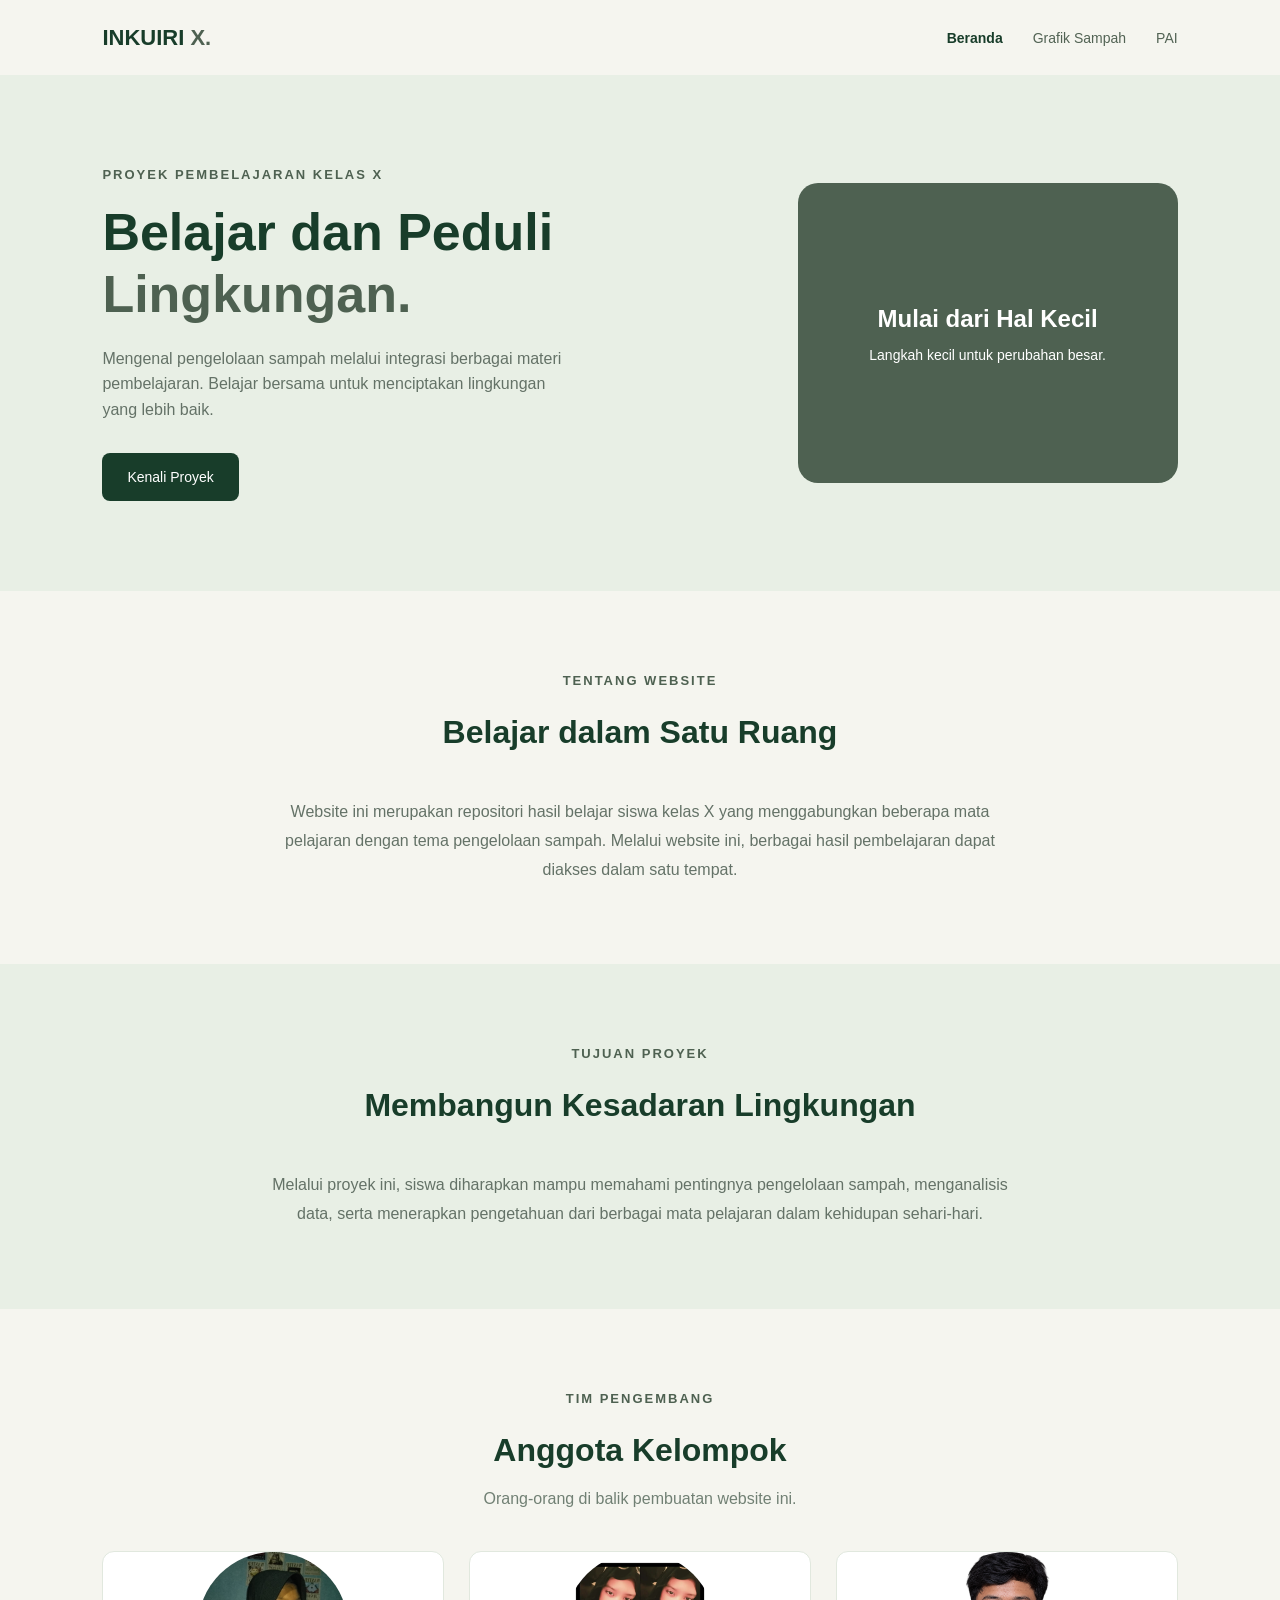
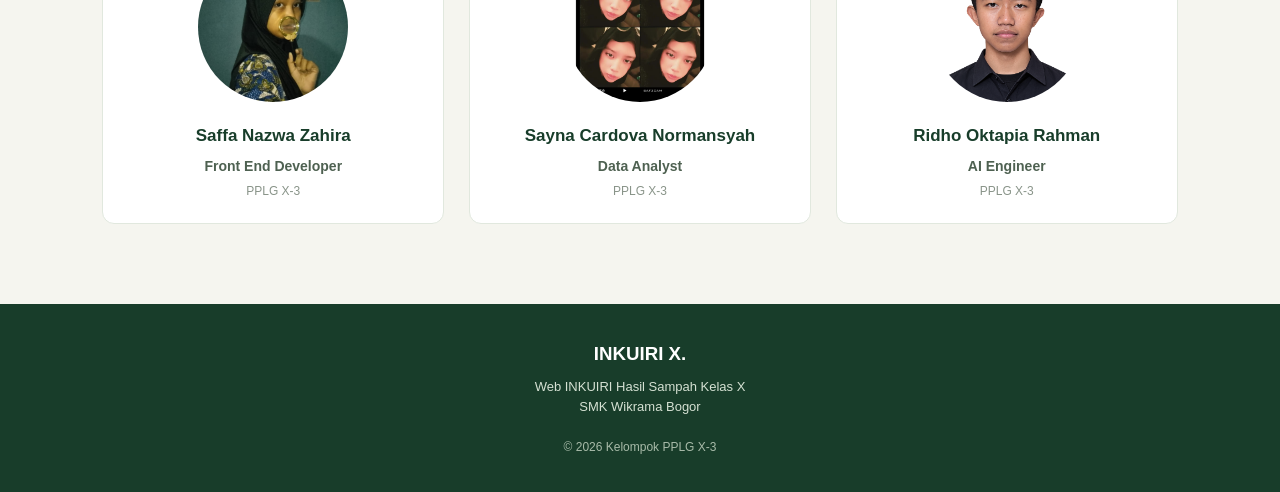
<file: index.html>
<!doctype html>
<html lang="id">
  <head>
    <meta charset="UTF-8" />
    <meta name="viewport" content="width=device-width, initial-scale=1.0" />

    <title>Web Inkuiri Hasil sampah kelas X</title>

    <link rel="stylesheet" href="buat_belajar/style.css" />
  </head>

  <body>
    <nav class="navbar">
      <a href="index.html" class="logo"> INKUIRI <span>X.</span> </a>

      <ul class="nav-menu">
        <li><a href="index.html" class="active">Beranda</a></li>
        <li><a href="grafik sampah.html">Grafik Sampah</a></li>
        <li><a href="pai.html">PAI</a></li>
      </ul>
    </nav>

    <main>
      <header class="hero">
        <div class="hero-content">
          <p class="subtitle">PROYEK PEMBELAJARAN KELAS X</p>

          <h1>
            Belajar dan Peduli
            <span>Lingkungan.</span>
          </h1>

          <p class="hero-description">
            Mengenal pengelolaan sampah melalui integrasi berbagai materi
            pembelajaran. Belajar bersama untuk menciptakan lingkungan yang
            lebih baik.
          </p>

          <a href="#tentang" class="btn-primary"> Kenali Proyek </a>
        </div>

        <div class="hero-image">
          <div class="image-decoration">
            <h2>Mulai dari Hal Kecil</h2>

            <p>Langkah kecil untuk perubahan besar.</p>
          </div>
        </div>
      </header>

      <section class="about" id="tentang">
        <div class="section-heading">
          <p class="subtitle">TENTANG WEBSITE</p>

          <h2>Belajar dalam Satu Ruang</h2>
        </div>

        <p class="about-description">
          Website ini merupakan repositori hasil belajar siswa kelas X yang
          menggabungkan beberapa mata pelajaran dengan tema pengelolaan sampah.
          Melalui website ini, berbagai hasil pembelajaran dapat diakses dalam
          satu tempat.
        </p>
      </section>

      <section class="about-project">
        <div class="section-heading">
          <p class="subtitle">TUJUAN PROYEK</p>

          <h2>Membangun Kesadaran Lingkungan</h2>
        </div>

        <div class="project-content">
          <p>
            Melalui proyek ini, siswa diharapkan mampu memahami pentingnya
            pengelolaan sampah, menganalisis data, serta menerapkan pengetahuan
            dari berbagai mata pelajaran dalam kehidupan sehari-hari.
          </p>
        </div>
      </section>

      <section class="team">
        <div class="section-heading">
          <p class="subtitle">TIM PENGEMBANG</p>

          <h2>Anggota Kelompok</h2>

          <p>Orang-orang di balik pembuatan website ini.</p>
        </div>

        <div class="team-container">
          <div class="team-card">
            <img src="buat_belajar/image/saffa.jpeg" alt="Foto Saffa Nazwa" class="profil"/>

            <div class="team-info">
              <h3>Saffa Nazwa Zahira</h3>

              <p>Front End Developer</p>

              <span>PPLG X-3</span>
            </div>
          </div>

          <div class="team-card">
            <img src="buat_belajar/image/Sayna.jpeg" alt="Foto Sayna Cardova" class="profil" />

            <div class="team-info">
              <h3>Sayna Cardova Normansyah</h3>

              <p>Data Analyst</p>

              <span>PPLG X-3</span>
            </div>
          </div>

          <div class="team-card">
            <img src="buat_belajar/image/Ridho.png" alt="Foto Ridho Oktapia" class="profil" />

            <div class="team-info">
              <h3>Ridho Oktapia Rahman</h3>

              <p>AI Engineer</p>

              <span>PPLG X-3</span>
            </div>
          </div>
        </div>
      </section>
    </main>

    <footer class="footer">
      <h3>INKUIRI X.</h3>

      <p>Web INKUIRI Hasil Sampah Kelas X</p>

      <p>SMK Wikrama Bogor</p>

      <span>© 2026 Kelompok PPLG X-3</span>
    </footer>
  </body>
</html>
</file>
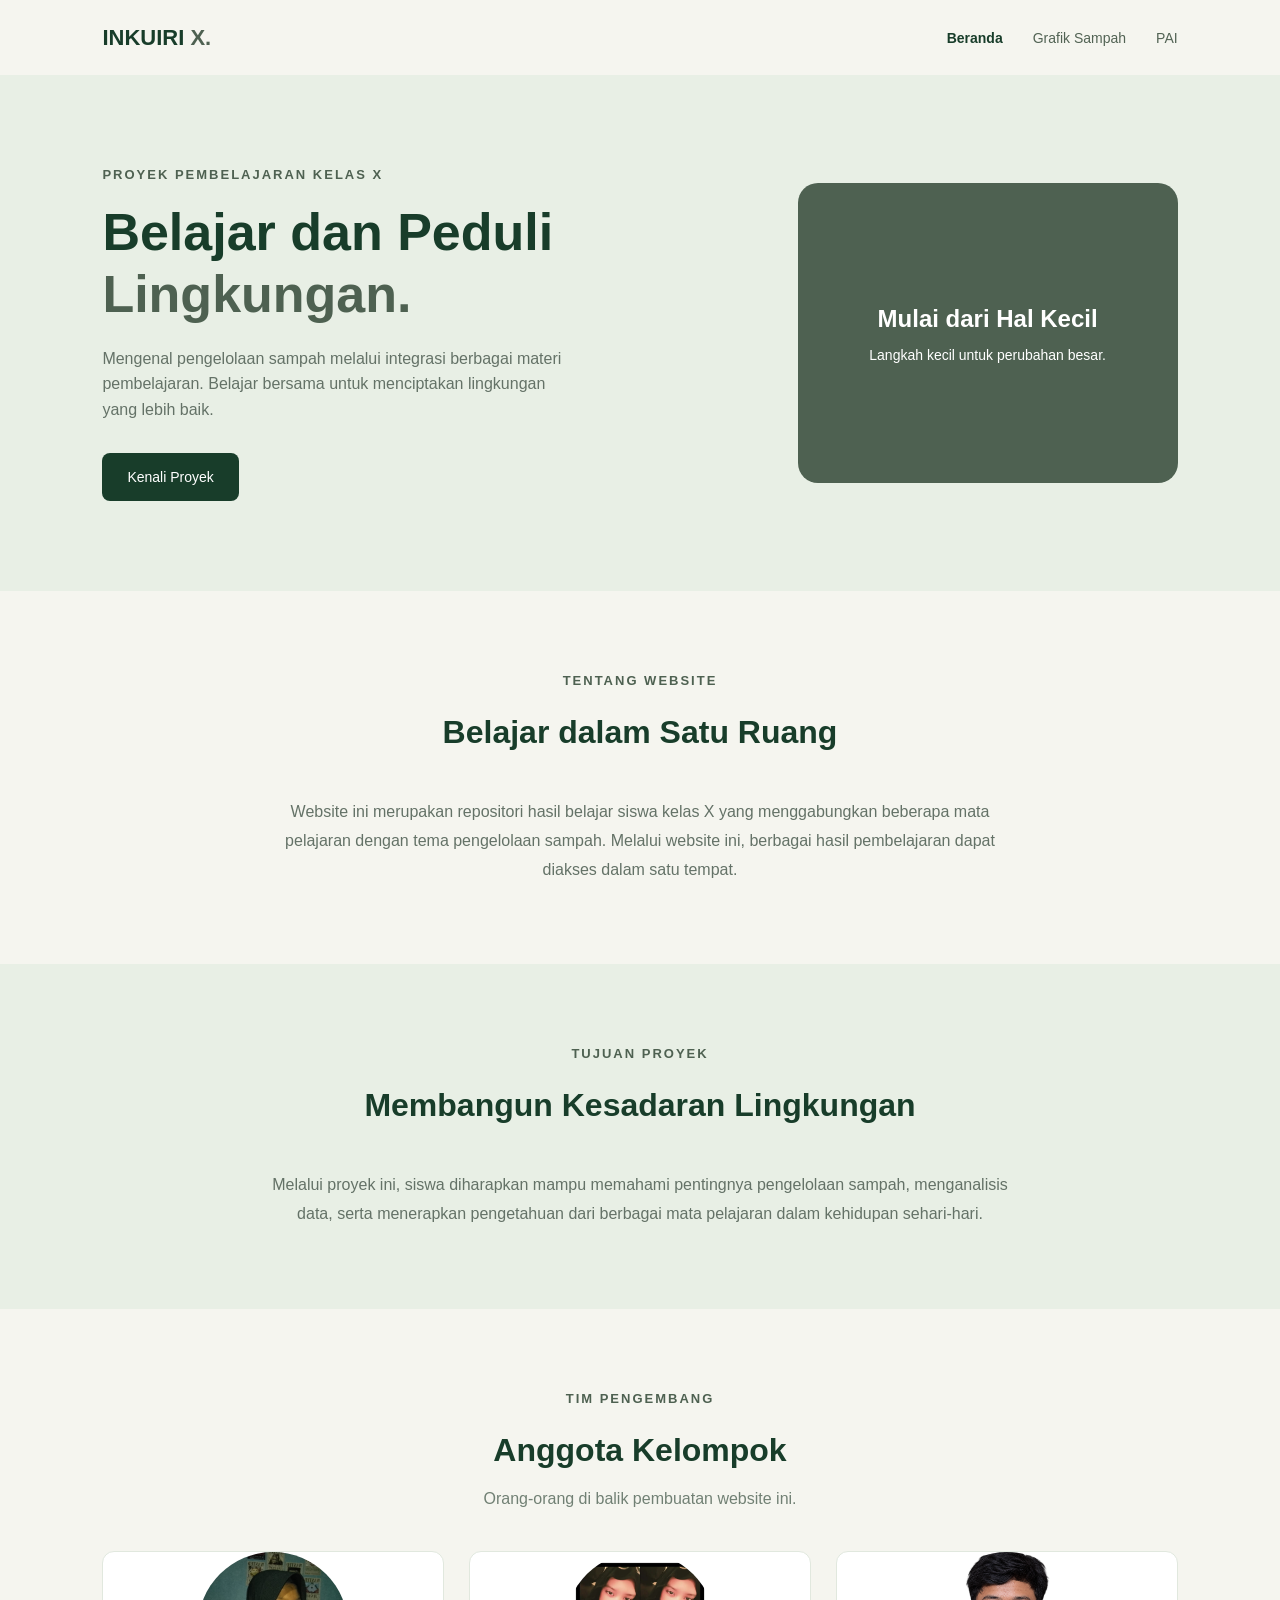
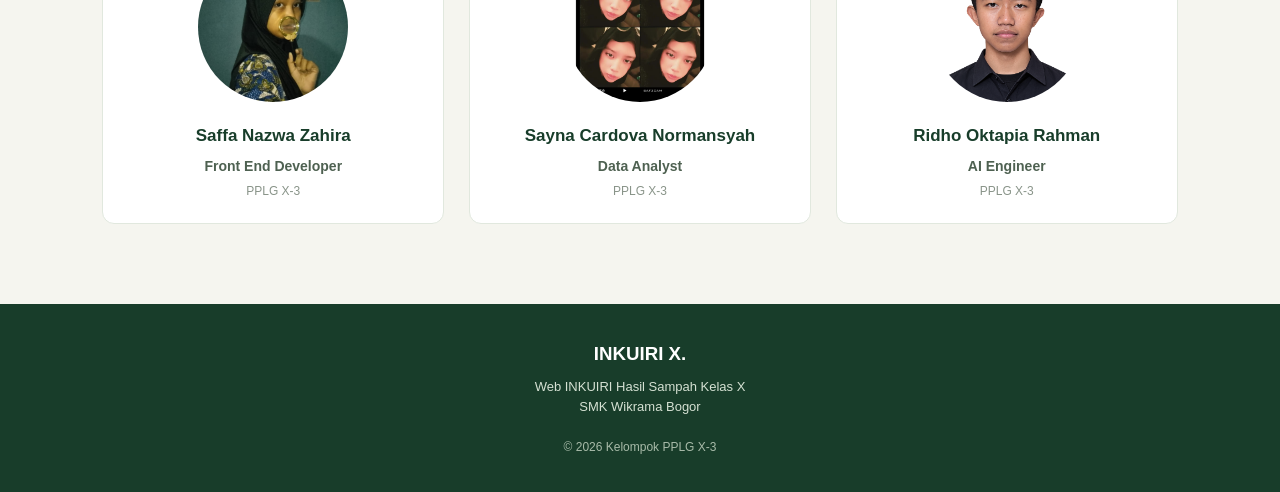
<file: buat_belajar/index.html>
<!doctype html>
<html lang="id">
  <head>
    <meta charset="UTF-8" />
    <meta name="viewport" content="width=device-width, initial-scale=1.0" />

    <title>Web Inkuiri Hasil sampah kelas X</title>

    <link rel="stylesheet" href="style.css" />
  </head>

  <body>
    <nav class="navbar">
      <a href="index.html" class="logo"> INKUIRI <span>X.</span> </a>

      <ul class="nav-menu">
        <li><a href="index.html" class="active">Beranda</a></li>
        <li><a href="grafik sampah.html">Grafik Sampah</a></li>
        <li><a href="pai.html">PAI</a></li>
      </ul>
    </nav>

    <main>
      <header class="hero">
        <div class="hero-content">
          <p class="subtitle">PROYEK PEMBELAJARAN KELAS X</p>

          <h1>
            Belajar dan Peduli
            <span>Lingkungan.</span>
          </h1>

          <p class="hero-description">
            Mengenal pengelolaan sampah melalui integrasi berbagai materi
            pembelajaran. Belajar bersama untuk menciptakan lingkungan yang
            lebih baik.
          </p>

          <a href="#tentang" class="btn-primary"> Kenali Proyek </a>
        </div>

        <div class="hero-image">
          <div class="image-decoration">
            <h2>Mulai dari Hal Kecil</h2>

            <p>Langkah kecil untuk perubahan besar.</p>
          </div>
        </div>
      </header>

      <section class="about" id="tentang">
        <div class="section-heading">
          <p class="subtitle">TENTANG WEBSITE</p>

          <h2>Belajar dalam Satu Ruang</h2>
        </div>

        <p class="about-description">
          Website ini merupakan repositori hasil belajar siswa kelas X yang
          menggabungkan beberapa mata pelajaran dengan tema pengelolaan sampah.
          Melalui website ini, berbagai hasil pembelajaran dapat diakses dalam
          satu tempat.
        </p>
      </section>

      <section class="about-project">
        <div class="section-heading">
          <p class="subtitle">TUJUAN PROYEK</p>

          <h2>Membangun Kesadaran Lingkungan</h2>
        </div>

        <div class="project-content">
          <p>
            Melalui proyek ini, siswa diharapkan mampu memahami pentingnya
            pengelolaan sampah, menganalisis data, serta menerapkan pengetahuan
            dari berbagai mata pelajaran dalam kehidupan sehari-hari.
          </p>
        </div>
      </section>

      <section class="team">
        <div class="section-heading">
          <p class="subtitle">TIM PENGEMBANG</p>

          <h2>Anggota Kelompok</h2>

          <p>Orang-orang di balik pembuatan website ini.</p>
        </div>

        <div class="team-container">
          <div class="team-card">
            <img src="image/saffa.jpeg" alt="Foto Saffa Nazwa" class="profil"/>

            <div class="team-info">
              <h3>Saffa Nazwa Zahira</h3>

              <p>Front End Developer</p>

              <span>PPLG X-3</span>
            </div>
          </div>

          <div class="team-card">
            <img src="image/Sayna.jpeg" alt="Foto Sayna Cardova" class="profil" />

            <div class="team-info">
              <h3>Sayna Cardova Normansyah</h3>

              <p>Data Analyst</p>

              <span>PPLG X-3</span>
            </div>
          </div>

          <div class="team-card">
            <img src="image/Ridho.png" alt="Foto Ridho Oktapia" class="profil" />

            <div class="team-info">
              <h3>Ridho Oktapia Rahman</h3>

              <p>AI Engineer</p>

              <span>PPLG X-3</span>
            </div>
          </div>
        </div>
      </section>
    </main>

    <footer class="footer">
      <h3>INKUIRI X.</h3>

      <p>Web INKUIRI Hasil Sampah Kelas X</p>

      <p>SMK Wikrama Bogor</p>

      <span>© 2026 Kelompok PPLG X-3</span>
    </footer>
  </body>
</html>
</file>
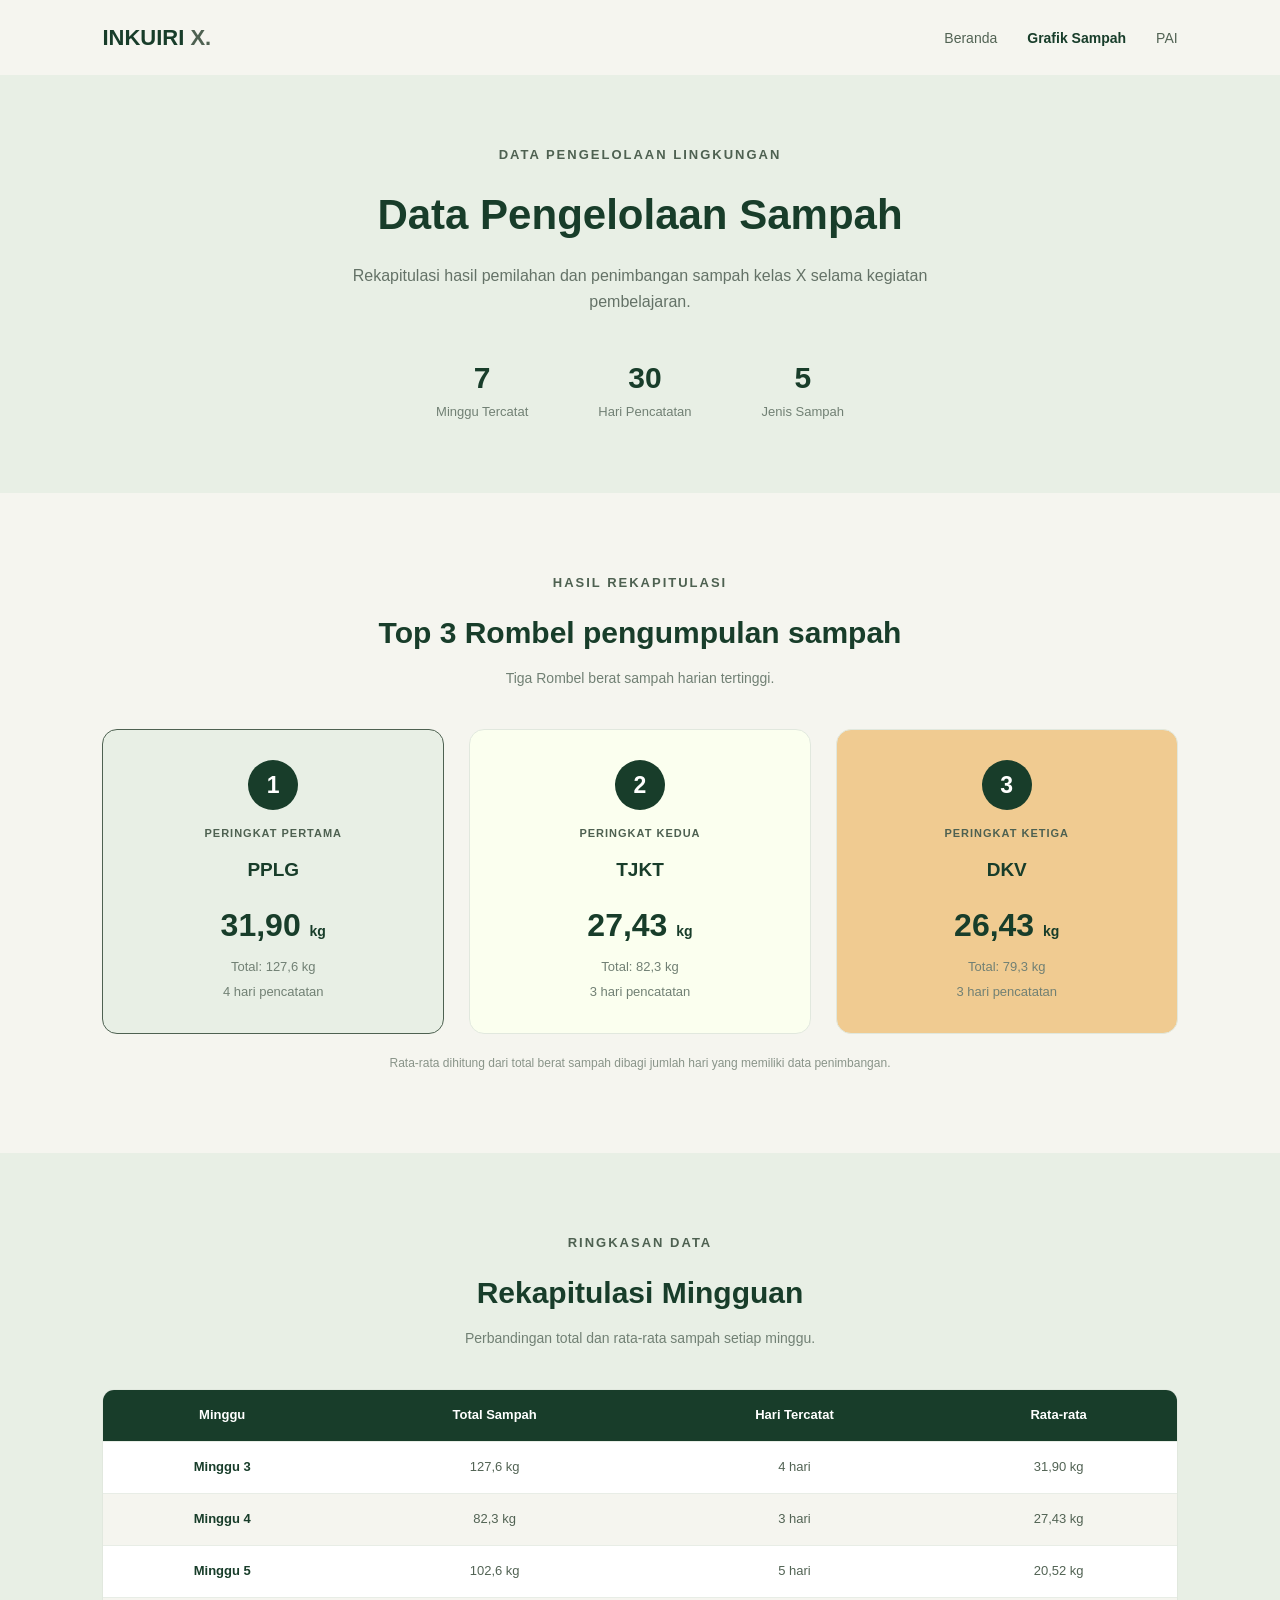
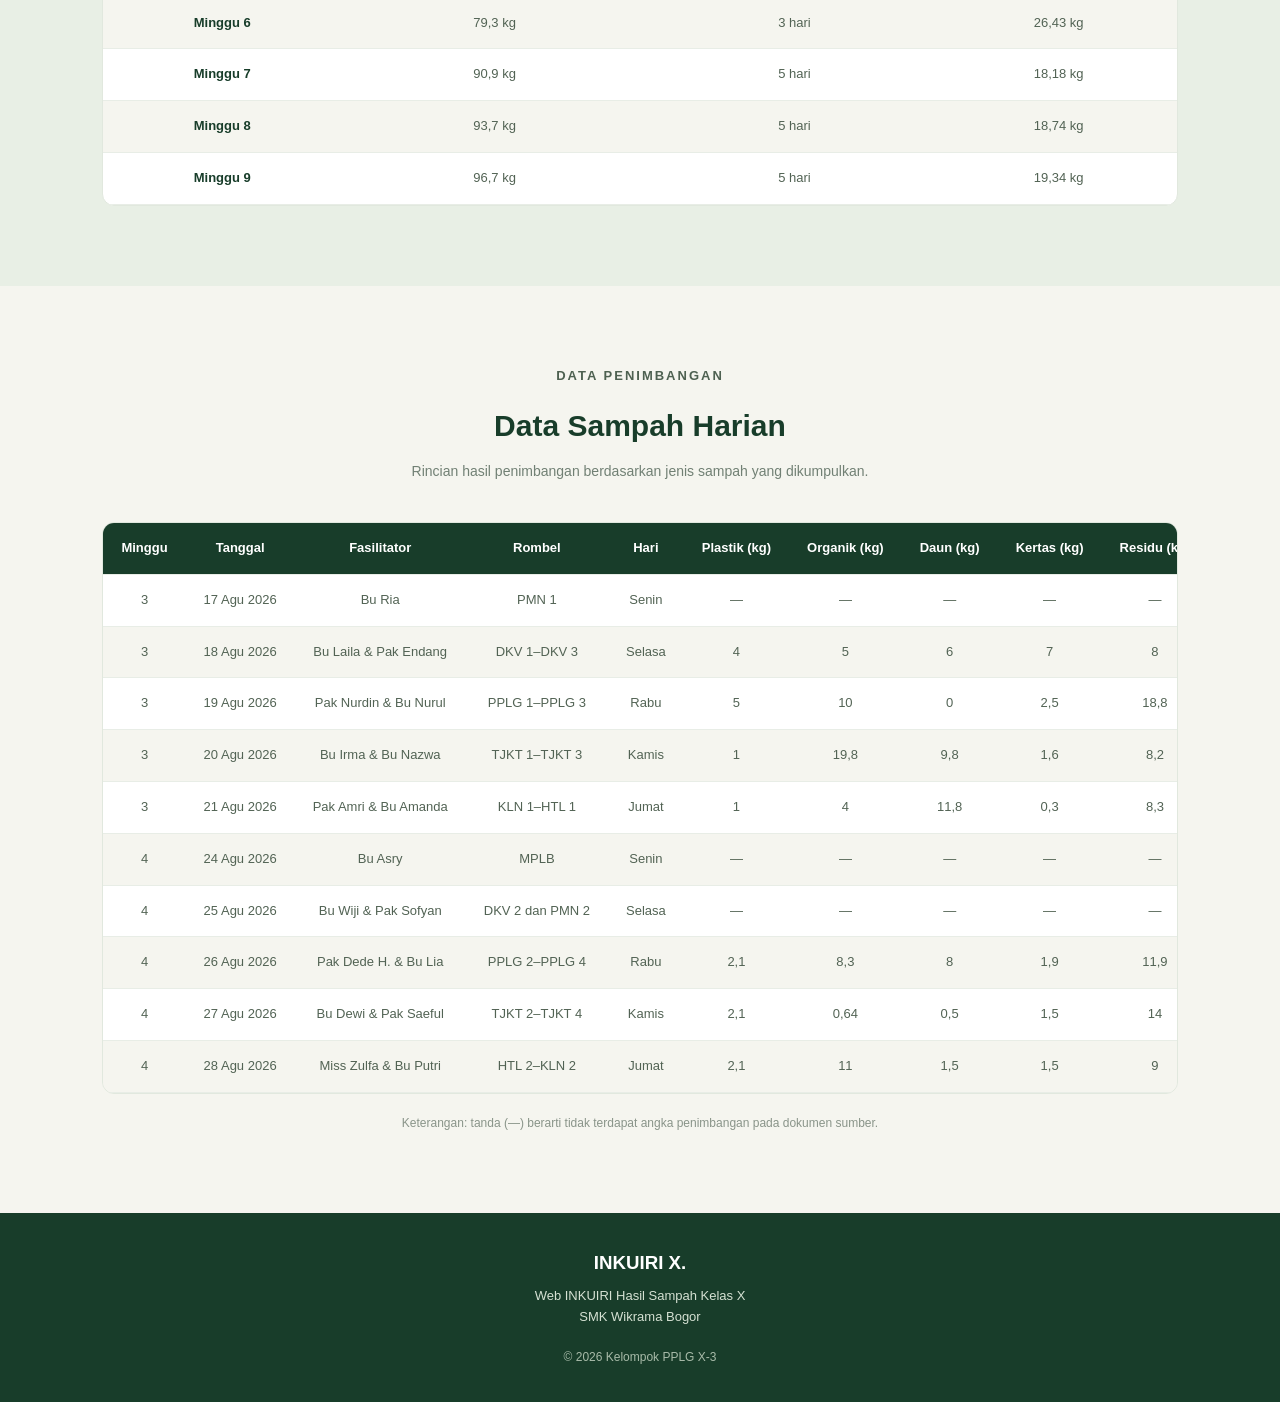
<file: grafik sampah.html>
<!doctype html>
<html lang="id">
  <head>
    <meta charset="UTF-8" />
    <meta name="viewport" content="width=device-width, initial-scale=1.0" />

    <title>Grafik Sampah - Inkuiri X</title>

    <link rel="stylesheet" href="buat_belajar/style.css" />
  </head>

  <body>
    <nav class="navbar">
      <a href="index.html" class="logo"> INKUIRI <span>X.</span> </a>

      <ul class="nav-menu">
        <li><a href="index.html">Beranda</a></li>
        <li><a href="grafik sampah.html" class="active">Grafik Sampah</a></li>
        <li><a href="pai.html">PAI</a></li>
      </ul>
    </nav>

    <main>
      <header class="waste-header">
        <p class="subtitle">DATA PENGELOLAAN LINGKUNGAN</p>

        <h1>Data Pengelolaan Sampah</h1>

        <p>
          Rekapitulasi hasil pemilahan dan penimbangan sampah kelas X selama
          kegiatan pembelajaran.
        </p>

        <div class="waste-stats">
          <div class="stat-item">
            <h2>7</h2>
            <p>Minggu Tercatat</p>
          </div>

          <div class="stat-item">
            <h2>30</h2>
            <p>Hari Pencatatan</p>
          </div>

          <div class="stat-item">
            <h2>5</h2>
            <p>Jenis Sampah</p>
          </div>
        </div>
      </header>

      <section class="ranking-section">
        <div class="waste-section-heading">
          <p class="subtitle">HASIL REKAPITULASI</p>

          <h2>Top 3 Rombel pengumpulan sampah </h2>

          <p>Tiga Rombel berat sampah harian tertinggi.</p>
        </div>

        <div class="ranking-container">
          <div class="ranking-card rank-first">
            <div class="rank-number">1</div>

            <p class="rank-label">PERINGKAT PERTAMA</p>

            <h3>PPLG</h3>

            <h2>31,90 <span>kg</span></h2>

            <p class="rank-detail">Total: 127,6 kg</p>

            <p class="rank-detail">4 hari pencatatan</p>
          </div>

          <div class="ranking-card rank-second">
            <div class="rank-number">2</div>

            <p class="rank-label">PERINGKAT KEDUA</p>

            <h3>TJKT</h3>

            <h2>27,43 <span>kg</span></h2>

            <p class="rank-detail">Total: 82,3 kg</p>

            <p class="rank-detail">3 hari pencatatan</p>
          </div>

          <div class="ranking-card rank-third">
            <div class="rank-number">3</div>

            <p class="rank-label">PERINGKAT KETIGA</p>

            <h3>DKV</h3>

            <h2>26,43 <span>kg</span></h2>

            <p class="rank-detail">Total: 79,3 kg</p>

            <p class="rank-detail">3 hari pencatatan</p>
          </div>
        </div>

        <p class="ranking-note">
          Rata-rata dihitung dari total berat sampah dibagi jumlah hari yang
          memiliki data penimbangan.
        </p>
      </section>


      <section class="weekly-section">
        <div class="waste-section-heading">
          <p class="subtitle">RINGKASAN DATA</p>

          <h2>Rekapitulasi Mingguan</h2>

          <p>Perbandingan total dan rata-rata sampah setiap minggu.</p>
        </div>

        <div class="table-container">
          <table class="weekly-table">
            <thead>
              <tr>
                <th>Minggu</th>
                <th>Total Sampah</th>
                <th>Hari Tercatat</th>
                <th>Rata-rata</th>
              </tr>
            </thead>

            <tbody>
              <tr>
                <td>Minggu 3</td>
                <td>127,6 kg</td>
                <td>4 hari</td>
                <td>31,90 kg</td>
              </tr>

              <tr>
                <td>Minggu 4</td>
                <td>82,3 kg</td>
                <td>3 hari</td>
                <td>27,43 kg</td>
              </tr>

              <tr>
                <td>Minggu 5</td>
                <td>102,6 kg</td>
                <td>5 hari</td>
                <td>20,52 kg</td>
              </tr>

              <tr>
                <td>Minggu 6</td>
                <td>79,3 kg</td>
                <td>3 hari</td>
                <td>26,43 kg</td>
              </tr>

              <tr>
                <td>Minggu 7</td>
                <td>90,9 kg</td>
                <td>5 hari</td>
                <td>18,18 kg</td>
              </tr>

              <tr>
                <td>Minggu 8</td>
                <td>93,7 kg</td>
                <td>5 hari</td>
                <td>18,74 kg</td>
              </tr>

              <tr>
                <td>Minggu 9</td>
                <td>96,7 kg</td>
                <td>5 hari</td>
                <td>19,34 kg</td>
              </tr>
            </tbody>
          </table>
        </div>
      </section>

      <!-- DATA SAMPAH HARIAN -->
      <section class="daily-section">
        <div class="waste-section-heading">
          <p class="subtitle">DATA PENIMBANGAN</p>

          <h2>Data Sampah Harian</h2>

          <p>
            Rincian hasil penimbangan berdasarkan jenis sampah yang dikumpulkan.
          </p>
        </div>

        <div class="table-container">
          <table class="daily-table">
            <thead>
              <tr>
                <th>Minggu</th>
                <th>Tanggal</th>
                <th>Fasilitator</th>
                <th>Rombel</th>
                <th>Hari</th>
                <th>Plastik (kg)</th>
                <th>Organik (kg)</th>
                <th>Daun (kg)</th>
                <th>Kertas (kg)</th>
                <th>Residu (kg)</th>
                <th>Total (kg)</th>
                <th>Keterangan</th>
              </tr>
            </thead>

            <tbody>
              <!-- MINGGU 3 -->

              <tr>
                <td>3</td>
                <td>17 Agu 2026</td>
                <td>Bu Ria</td>
                <td>PMN 1</td>
                <td>Senin</td>
                <td>—</td>
                <td>—</td>
                <td>—</td>
                <td>—</td>
                <td>—</td>
                <td>—</td>
                <td>Upacara</td>
              </tr>

              <tr>
                <td>3</td>
                <td>18 Agu 2026</td>
                <td>Bu Laila & Pak Endang</td>
                <td>DKV 1–DKV 3</td>
                <td>Selasa</td>
                <td>4</td>
                <td>5</td>
                <td>6</td>
                <td>7</td>
                <td>8</td>
                <td>30</td>
                <td>—</td>
              </tr>

              <tr>
                <td>3</td>
                <td>19 Agu 2026</td>
                <td>Pak Nurdin & Bu Nurul</td>
                <td>PPLG 1–PPLG 3</td>
                <td>Rabu</td>
                <td>5</td>
                <td>10</td>
                <td>0</td>
                <td>2,5</td>
                <td>18,8</td>
                <td>31,8</td>
                <td>—</td>
              </tr>

              <tr>
                <td>3</td>
                <td>20 Agu 2026</td>
                <td>Bu Irma & Bu Nazwa</td>
                <td>TJKT 1–TJKT 3</td>
                <td>Kamis</td>
                <td>1</td>
                <td>19,8</td>
                <td>9,8</td>
                <td>1,6</td>
                <td>8,2</td>
                <td>40,4</td>
                <td>—</td>
              </tr>

              <tr>
                <td>3</td>
                <td>21 Agu 2026</td>
                <td>Pak Amri & Bu Amanda</td>
                <td>KLN 1–HTL 1</td>
                <td>Jumat</td>
                <td>1</td>
                <td>4</td>
                <td>11,8</td>
                <td>0,3</td>
                <td>8,3</td>
                <td>25,4</td>
                <td>—</td>
              </tr>

              <!-- MINGGU 4 -->

              <tr>
                <td>4</td>
                <td>24 Agu 2026</td>
                <td>Bu Asry</td>
                <td>MPLB</td>
                <td>Senin</td>
                <td>—</td>
                <td>—</td>
                <td>—</td>
                <td>—</td>
                <td>—</td>
                <td>—</td>
                <td>Tidak ada pemilahan karena ada tamu</td>
              </tr>

              <tr>
                <td>4</td>
                <td>25 Agu 2026</td>
                <td>Bu Wiji & Pak Sofyan</td>
                <td>DKV 2 dan PMN 2</td>
                <td>Selasa</td>
                <td>—</td>
                <td>—</td>
                <td>—</td>
                <td>—</td>
                <td>—</td>
                <td>—</td>
                <td>Maulid Nabi</td>
              </tr>

              <tr>
                <td>4</td>
                <td>26 Agu 2026</td>
                <td>Pak Dede H. & Bu Lia</td>
                <td>PPLG 2–PPLG 4</td>
                <td>Rabu</td>
                <td>2,1</td>
                <td>8,3</td>
                <td>8</td>
                <td>1,9</td>
                <td>11,9</td>
                <td>33,3</td>
                <td>—</td>
              </tr>

              <tr>
                <td>4</td>
                <td>27 Agu 2026</td>
                <td>Bu Dewi & Pak Saeful</td>
                <td>TJKT 2–TJKT 4</td>
                <td>Kamis</td>
                <td>2,1</td>
                <td>0,64</td>
                <td>0,5</td>
                <td>1,5</td>
                <td>14</td>
                <td>29,2</td>
                <td>—</td>
              </tr>

              <tr>
                <td>4</td>
                <td>28 Agu 2026</td>
                <td>Miss Zulfa & Bu Putri</td>
                <td>HTL 2–KLN 2</td>
                <td>Jumat</td>
                <td>2,1</td>
                <td>11</td>
                <td>1,5</td>
                <td>1,5</td>
                <td>9</td>
                <td>19,8</td>
                <td>—</td>
              </tr>

            </tbody>
          </table>
        </div>

        <p class="table-note">
          Keterangan: tanda (—) berarti tidak terdapat angka penimbangan pada
          dokumen sumber.
        </p>
      </section>
    </main>

    <footer class="footer">
      <h3>INKUIRI X.</h3>

      <p>Web INKUIRI Hasil Sampah Kelas X</p>

      <p>SMK Wikrama Bogor</p>

      <span>© 2026 Kelompok PPLG X-3</span>
    </footer>
  </body>
</html>
</file>
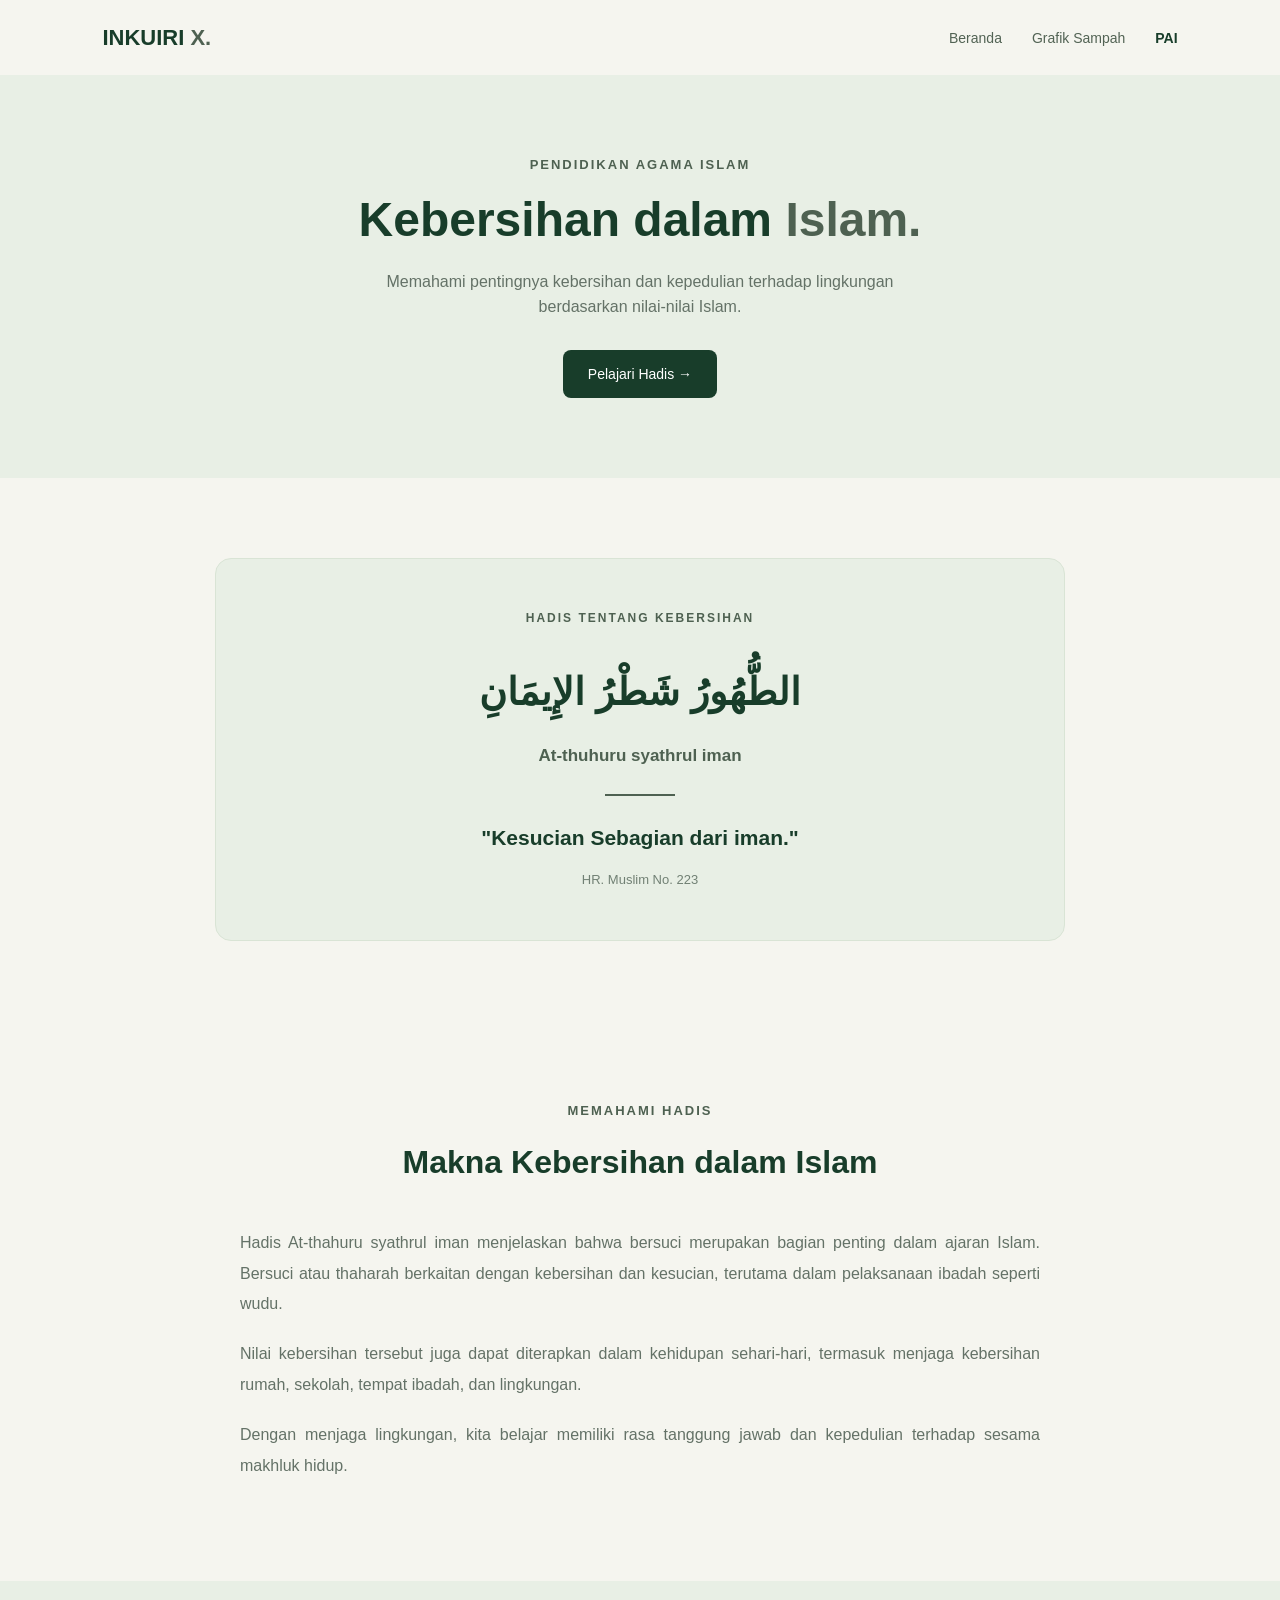
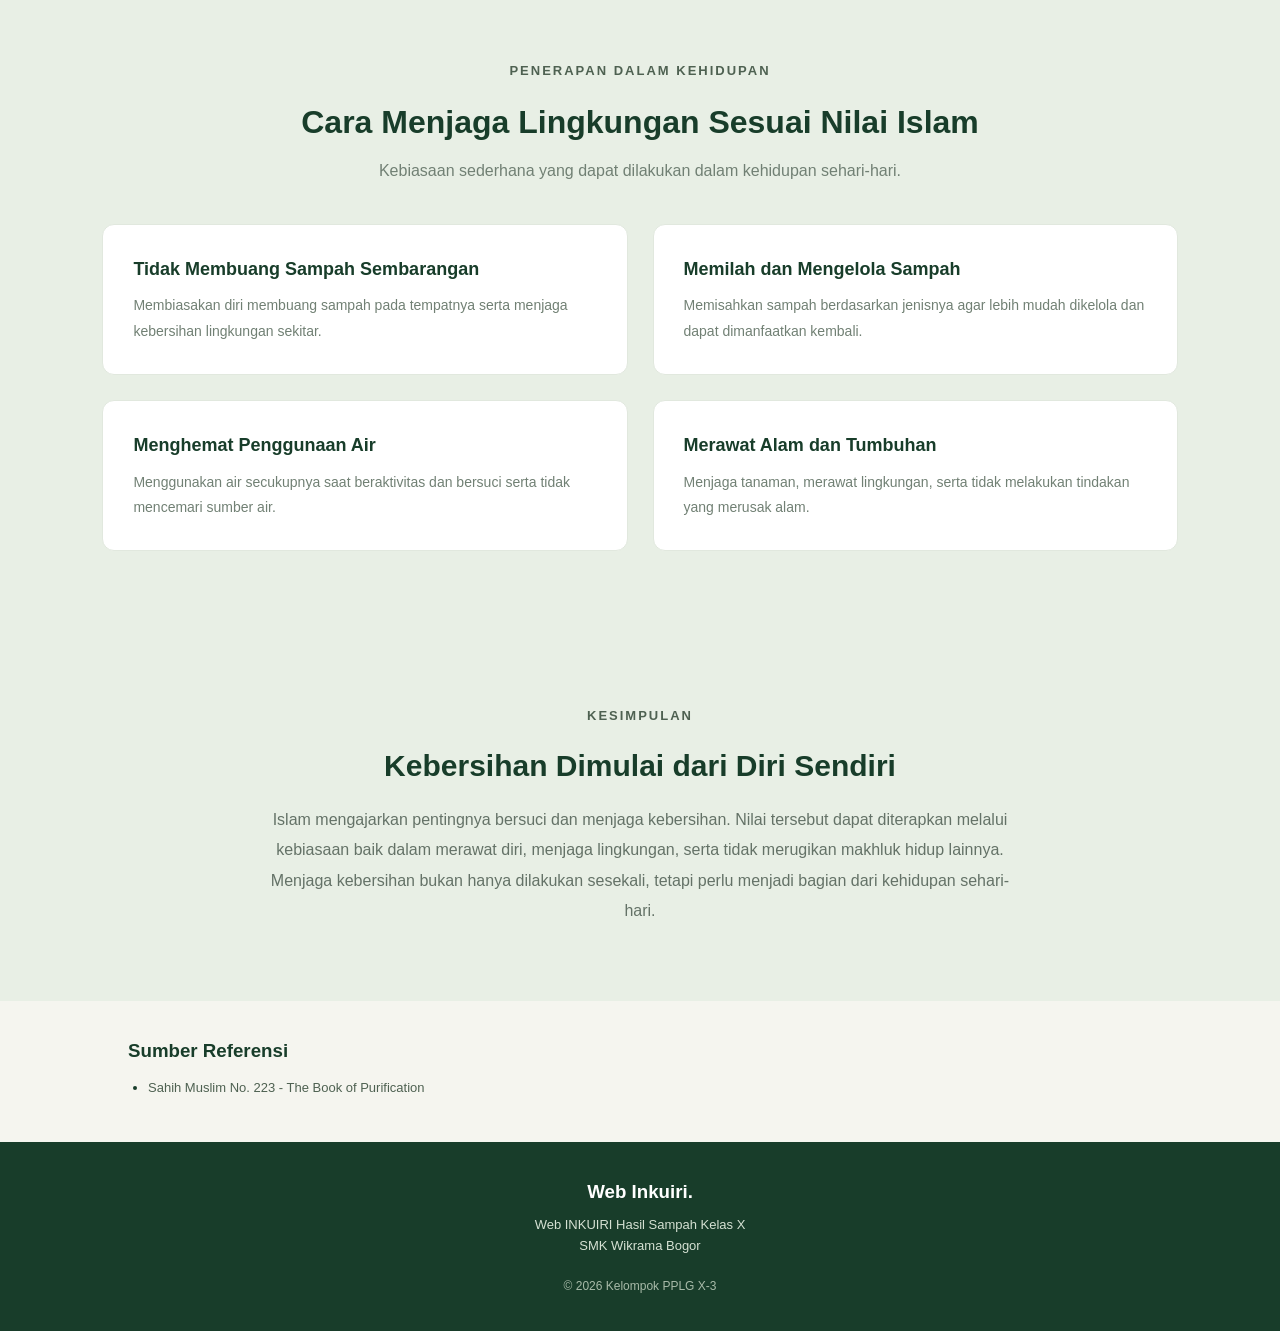
<file: pai.html>
<!DOCTYPE html>
<html lang="id">

<head>
    <meta charset="UTF-8">
    <meta name="viewport" content="width=device-width, initial-scale=1.0">

    <title>PAI - Inkuiri X</title>

    <link rel="stylesheet" href="buat_belajar/style.css">
</head>

<body>

    <nav class="navbar">

        <a href="index.html" class="logo">
            INKUIRI <span>X.</span>
        </a>

        <ul class="nav-menu">
            <li><a href="index.html">Beranda</a></li>
            <li><a href="grafik sampah.html">Grafik Sampah</a></li>
            <li><a href="pai.html" class="active">PAI</a></li>
        </ul>

    </nav>


    <main>

        <header class="pai-hero">

            <p class="subtitle">PENDIDIKAN AGAMA ISLAM</p>

            <h1>
                Kebersihan dalam
                <span>Islam.</span>
            </h1>

            <p>
                Memahami pentingnya kebersihan dan kepedulian
                terhadap lingkungan berdasarkan nilai-nilai Islam.
            </p>

            <a href="#hadis" class="btn-primary">
                Pelajari Hadis →
            </a>

        </header>


        <section class="hadith-section" id="hadis">

            <div class="hadith-card">

                <p class="hadith-label">
                    HADIS TENTANG KEBERSIHAN
                </p>

                <h2 class="hadith-arabic" dir="rtl">
                    الطُّهُورُ شَطْرُ الإِيمَانِ
                </h2>

                <p class="hadith-latin">
                    At-thuhuru syathrul iman
                </p>

                <div class="hadith-divider"></div>

                <h3>
                    "Kesucian Sebagian dari iman."
                </h3>

                <p class="hadith-source">
                    HR. Muslim No. 223
                </p>

            </div>

        </section>


        <section class="hadith-explanation">

            <div class="section-heading">

                <p class="subtitle">MEMAHAMI HADIS</p>

                <h2>Makna Kebersihan dalam Islam</h2>

            </div>

            <div class="explanation-content">

                <p>
                    Hadis At-thahuru syathrul iman menjelaskan
                    bahwa bersuci merupakan bagian penting
                    dalam ajaran Islam.

                    Bersuci atau thaharah berkaitan dengan
                    kebersihan dan kesucian, terutama dalam
                    pelaksanaan ibadah seperti wudu.
                </p>

                <p>
                    Nilai kebersihan tersebut juga dapat
                    diterapkan dalam kehidupan sehari-hari,
                    termasuk menjaga kebersihan rumah,
                    sekolah, tempat ibadah, dan lingkungan.
                </p>

                <p>
                    Dengan menjaga lingkungan, kita belajar
                    memiliki rasa tanggung jawab dan
                    kepedulian terhadap sesama makhluk hidup.
                </p>

            </div>

        </section>


        <section class="islam-environment">

            <div class="section-heading">

                <p class="subtitle">PENERAPAN DALAM KEHIDUPAN</p>

                <h2>Cara Menjaga Lingkungan Sesuai Nilai Islam</h2>

                <p>
                    Kebiasaan sederhana yang dapat dilakukan
                    dalam kehidupan sehari-hari.
                </p>

            </div>


            <div class="islam-action-container">

                <article class="islam-action-card">


                    <h3>Tidak Membuang Sampah Sembarangan</h3>

                    <p>
                        Membiasakan diri membuang sampah pada
                        tempatnya serta menjaga kebersihan
                        lingkungan sekitar.
                    </p>

                </article>


                <article class="islam-action-card">


                    <h3>Memilah dan Mengelola Sampah</h3>

                    <p>
                        Memisahkan sampah berdasarkan jenisnya
                        agar lebih mudah dikelola dan dapat
                        dimanfaatkan kembali.
                    </p>

                </article>


                <article class="islam-action-card">


                    <h3>Menghemat Penggunaan Air</h3>

                    <p>
                        Menggunakan air secukupnya saat
                        beraktivitas dan bersuci serta
                        tidak mencemari sumber air.
                    </p>

                </article>


                <article class="islam-action-card">
                    <h3>Merawat Alam dan Tumbuhan</h3>

                    <p>
                        Menjaga tanaman, merawat lingkungan,
                        serta tidak melakukan tindakan
                        yang merusak alam.
                    </p>

                </article>

            </div>

        </section>


        <section class="islam-conclusion">

            <p class="subtitle">KESIMPULAN</p>

            <h2>Kebersihan Dimulai dari Diri Sendiri</h2>

            <p>
                Islam mengajarkan pentingnya bersuci dan
                menjaga kebersihan. Nilai tersebut dapat
                diterapkan melalui kebiasaan baik dalam
                merawat diri, menjaga lingkungan, serta
                tidak merugikan makhluk hidup lainnya.

                Menjaga kebersihan bukan hanya dilakukan
                sesekali, tetapi perlu menjadi bagian
                dari kehidupan sehari-hari.
            </p>

        </section>


        <section class="pai-sources">

            <h3>Sumber Referensi</h3>

            <ul>
                <li>
                    <a href="https://sunnah.com/muslim:223"
                       target="_blank"
                       rel="noopener noreferrer">
                        Sahih Muslim No. 223 - The Book of Purification
                    </a>
                </li>
            </ul>

        </section>

    </main>


    <footer class="footer">

        <h3>Web Inkuiri.</h3>

        <p>Web INKUIRI Hasil Sampah Kelas X</p>

        <p>SMK Wikrama Bogor</p>

        <span>© 2026 Kelompok PPLG X-3</span>

    </footer>

</body>

</html>
</file>
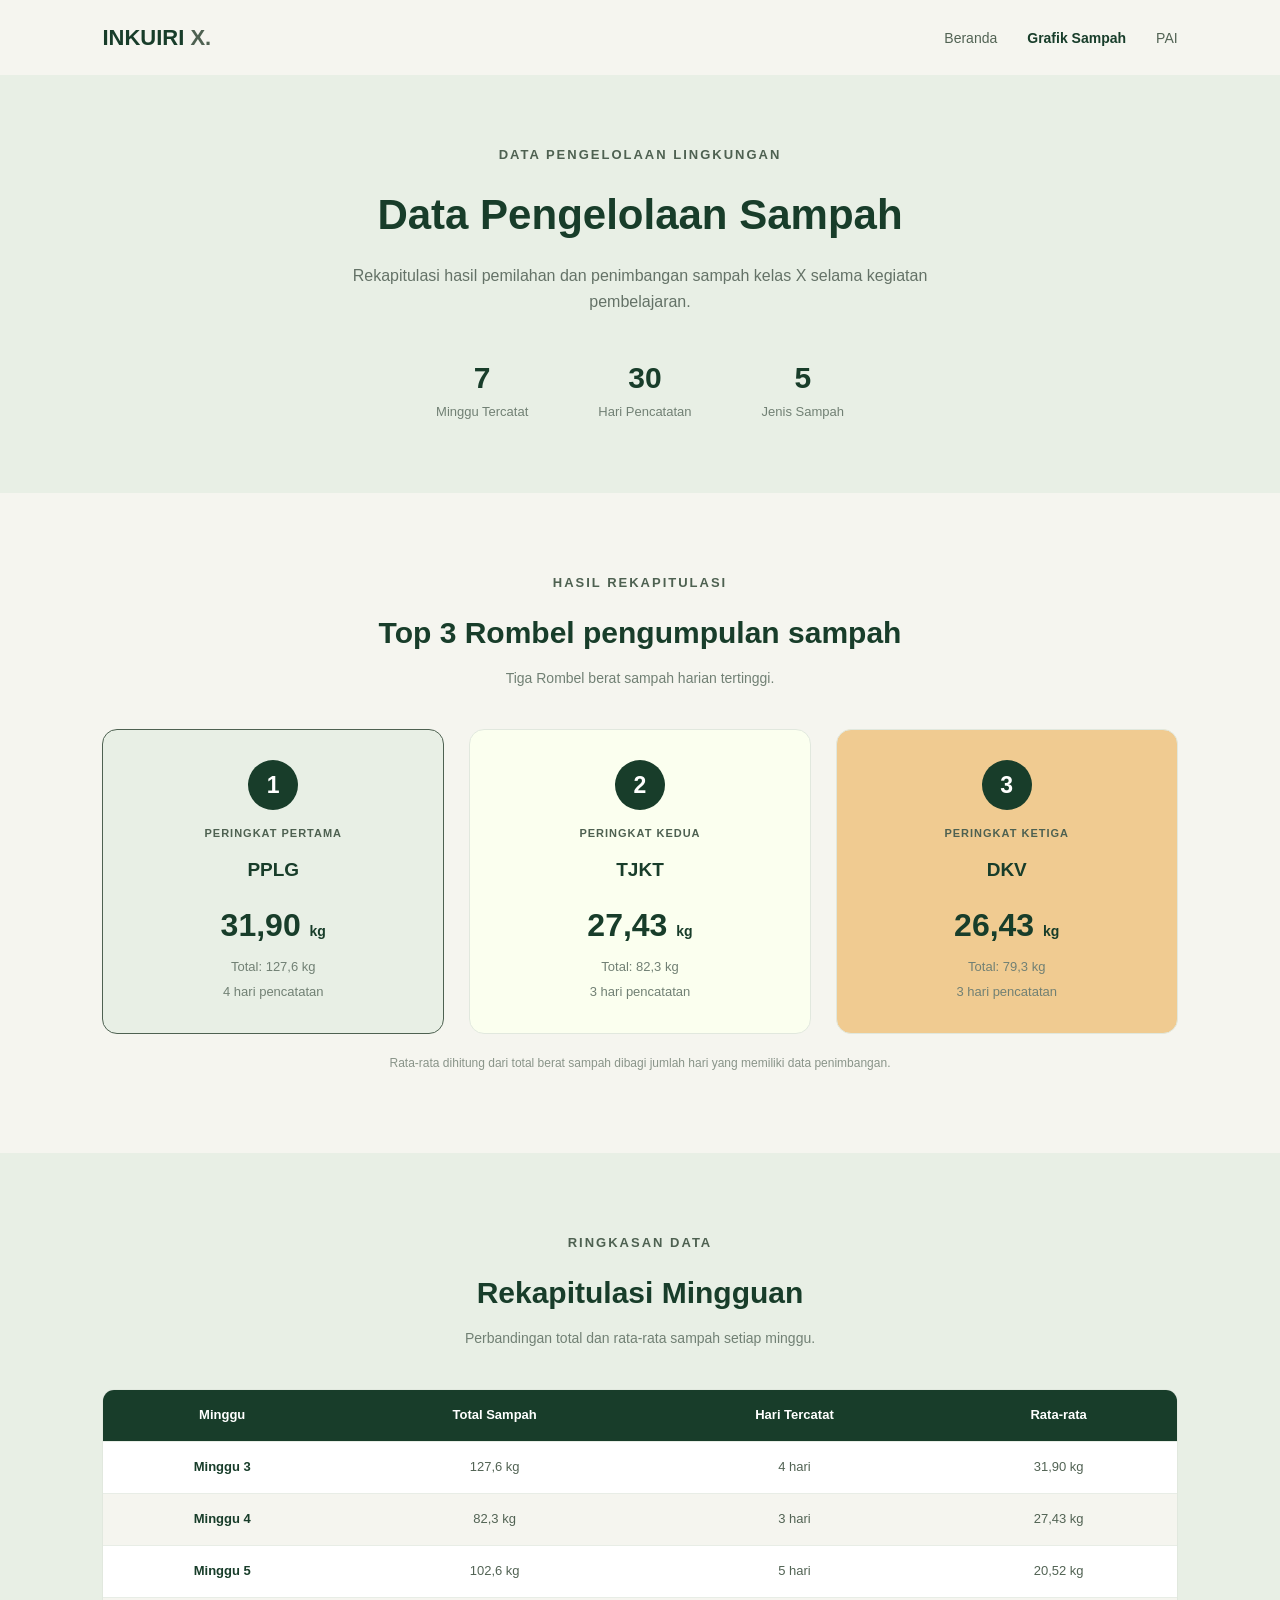
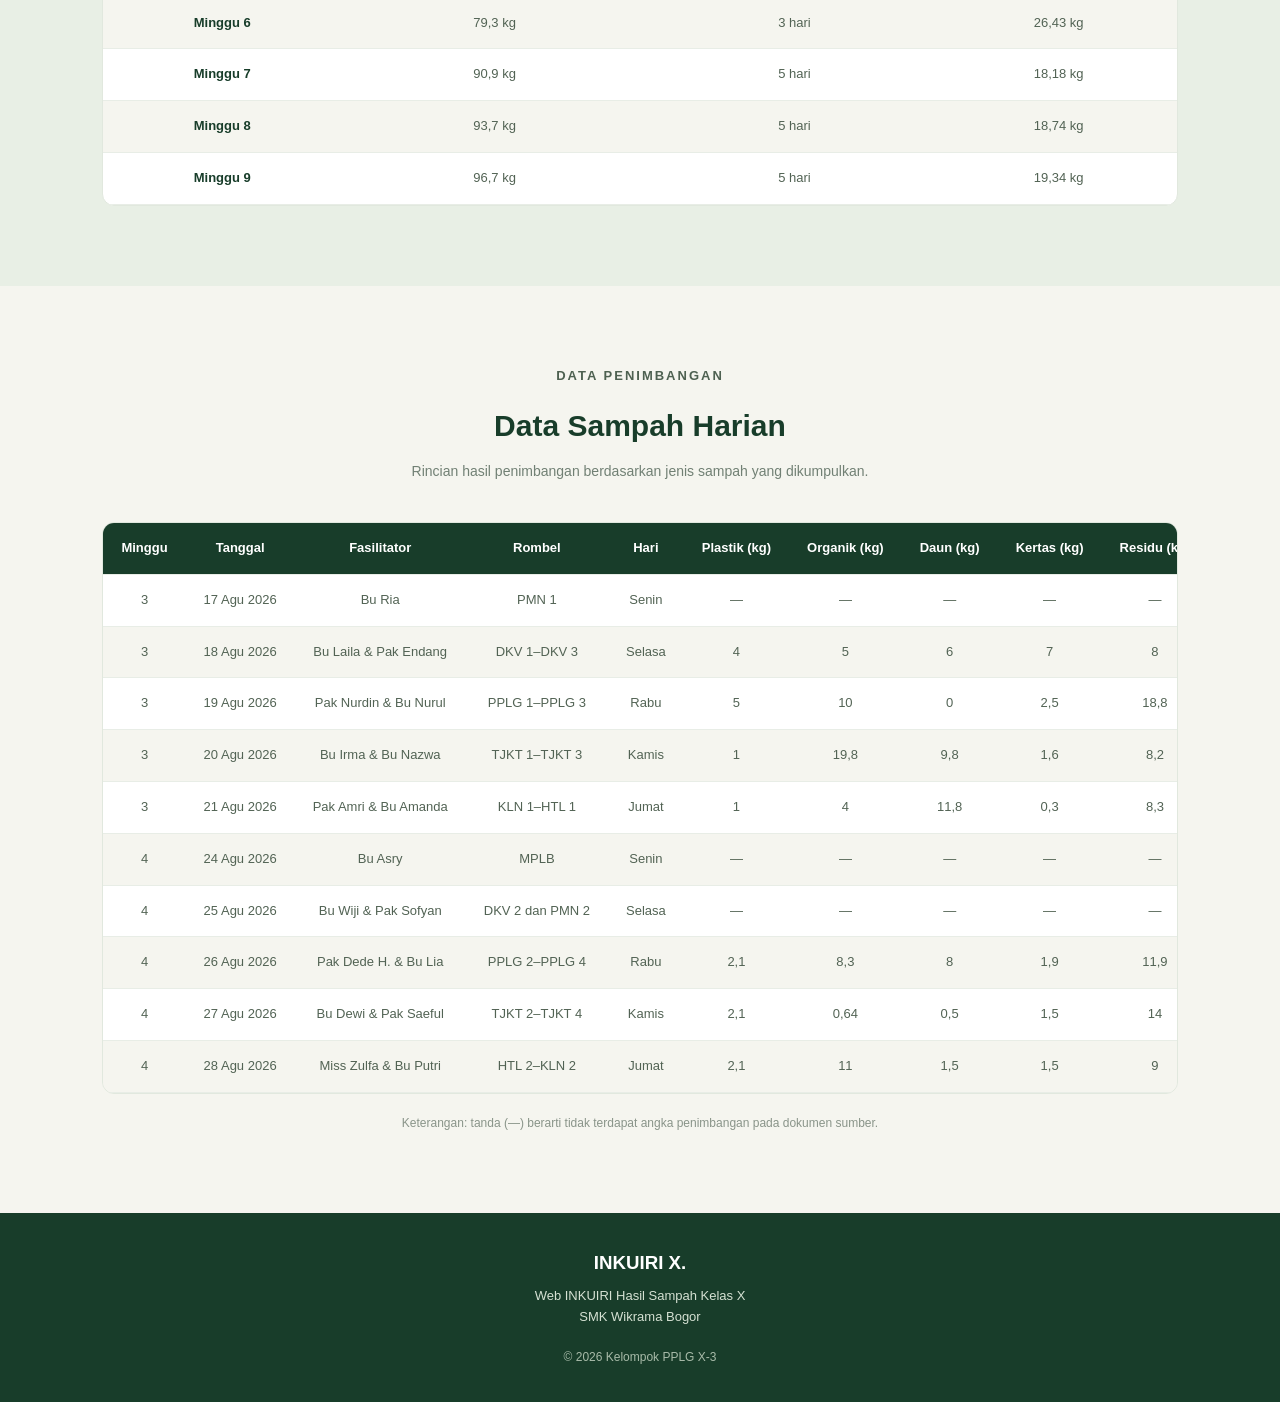
<file: buat_belajar/grafik sampah.html>
<!doctype html>
<html lang="id">
  <head>
    <meta charset="UTF-8" />
    <meta name="viewport" content="width=device-width, initial-scale=1.0" />

    <title>Grafik Sampah - Inkuiri X</title>

    <link rel="stylesheet" href="style.css" />
  </head>

  <body>
    <nav class="navbar">
      <a href="index.html" class="logo"> INKUIRI <span>X.</span> </a>

      <ul class="nav-menu">
        <li><a href="index.html">Beranda</a></li>
        <li><a href="grafik sampah.html" class="active">Grafik Sampah</a></li>
        <li><a href="pai.html">PAI</a></li>
      </ul>
    </nav>

    <main>
      <header class="waste-header">
        <p class="subtitle">DATA PENGELOLAAN LINGKUNGAN</p>

        <h1>Data Pengelolaan Sampah</h1>

        <p>
          Rekapitulasi hasil pemilahan dan penimbangan sampah kelas X selama
          kegiatan pembelajaran.
        </p>

        <div class="waste-stats">
          <div class="stat-item">
            <h2>7</h2>
            <p>Minggu Tercatat</p>
          </div>

          <div class="stat-item">
            <h2>30</h2>
            <p>Hari Pencatatan</p>
          </div>

          <div class="stat-item">
            <h2>5</h2>
            <p>Jenis Sampah</p>
          </div>
        </div>
      </header>

      <section class="ranking-section">
        <div class="waste-section-heading">
          <p class="subtitle">HASIL REKAPITULASI</p>

          <h2>Top 3 Rombel pengumpulan sampah </h2>

          <p>Tiga Rombel berat sampah harian tertinggi.</p>
        </div>

        <div class="ranking-container">
          <div class="ranking-card rank-first">
            <div class="rank-number">1</div>

            <p class="rank-label">PERINGKAT PERTAMA</p>

            <h3>PPLG</h3>

            <h2>31,90 <span>kg</span></h2>

            <p class="rank-detail">Total: 127,6 kg</p>

            <p class="rank-detail">4 hari pencatatan</p>
          </div>

          <div class="ranking-card rank-second">
            <div class="rank-number">2</div>

            <p class="rank-label">PERINGKAT KEDUA</p>

            <h3>TJKT</h3>

            <h2>27,43 <span>kg</span></h2>

            <p class="rank-detail">Total: 82,3 kg</p>

            <p class="rank-detail">3 hari pencatatan</p>
          </div>

          <div class="ranking-card rank-third">
            <div class="rank-number">3</div>

            <p class="rank-label">PERINGKAT KETIGA</p>

            <h3>DKV</h3>

            <h2>26,43 <span>kg</span></h2>

            <p class="rank-detail">Total: 79,3 kg</p>

            <p class="rank-detail">3 hari pencatatan</p>
          </div>
        </div>

        <p class="ranking-note">
          Rata-rata dihitung dari total berat sampah dibagi jumlah hari yang
          memiliki data penimbangan.
        </p>
      </section>


      <section class="weekly-section">
        <div class="waste-section-heading">
          <p class="subtitle">RINGKASAN DATA</p>

          <h2>Rekapitulasi Mingguan</h2>

          <p>Perbandingan total dan rata-rata sampah setiap minggu.</p>
        </div>

        <div class="table-container">
          <table class="weekly-table">
            <thead>
              <tr>
                <th>Minggu</th>
                <th>Total Sampah</th>
                <th>Hari Tercatat</th>
                <th>Rata-rata</th>
              </tr>
            </thead>

            <tbody>
              <tr>
                <td>Minggu 3</td>
                <td>127,6 kg</td>
                <td>4 hari</td>
                <td>31,90 kg</td>
              </tr>

              <tr>
                <td>Minggu 4</td>
                <td>82,3 kg</td>
                <td>3 hari</td>
                <td>27,43 kg</td>
              </tr>

              <tr>
                <td>Minggu 5</td>
                <td>102,6 kg</td>
                <td>5 hari</td>
                <td>20,52 kg</td>
              </tr>

              <tr>
                <td>Minggu 6</td>
                <td>79,3 kg</td>
                <td>3 hari</td>
                <td>26,43 kg</td>
              </tr>

              <tr>
                <td>Minggu 7</td>
                <td>90,9 kg</td>
                <td>5 hari</td>
                <td>18,18 kg</td>
              </tr>

              <tr>
                <td>Minggu 8</td>
                <td>93,7 kg</td>
                <td>5 hari</td>
                <td>18,74 kg</td>
              </tr>

              <tr>
                <td>Minggu 9</td>
                <td>96,7 kg</td>
                <td>5 hari</td>
                <td>19,34 kg</td>
              </tr>
            </tbody>
          </table>
        </div>
      </section>

      <!-- DATA SAMPAH HARIAN -->
      <section class="daily-section">
        <div class="waste-section-heading">
          <p class="subtitle">DATA PENIMBANGAN</p>

          <h2>Data Sampah Harian</h2>

          <p>
            Rincian hasil penimbangan berdasarkan jenis sampah yang dikumpulkan.
          </p>
        </div>

        <div class="table-container">
          <table class="daily-table">
            <thead>
              <tr>
                <th>Minggu</th>
                <th>Tanggal</th>
                <th>Fasilitator</th>
                <th>Rombel</th>
                <th>Hari</th>
                <th>Plastik (kg)</th>
                <th>Organik (kg)</th>
                <th>Daun (kg)</th>
                <th>Kertas (kg)</th>
                <th>Residu (kg)</th>
                <th>Total (kg)</th>
                <th>Keterangan</th>
              </tr>
            </thead>

            <tbody>
              <!-- MINGGU 3 -->

              <tr>
                <td>3</td>
                <td>17 Agu 2026</td>
                <td>Bu Ria</td>
                <td>PMN 1</td>
                <td>Senin</td>
                <td>—</td>
                <td>—</td>
                <td>—</td>
                <td>—</td>
                <td>—</td>
                <td>—</td>
                <td>Upacara</td>
              </tr>

              <tr>
                <td>3</td>
                <td>18 Agu 2026</td>
                <td>Bu Laila & Pak Endang</td>
                <td>DKV 1–DKV 3</td>
                <td>Selasa</td>
                <td>4</td>
                <td>5</td>
                <td>6</td>
                <td>7</td>
                <td>8</td>
                <td>30</td>
                <td>—</td>
              </tr>

              <tr>
                <td>3</td>
                <td>19 Agu 2026</td>
                <td>Pak Nurdin & Bu Nurul</td>
                <td>PPLG 1–PPLG 3</td>
                <td>Rabu</td>
                <td>5</td>
                <td>10</td>
                <td>0</td>
                <td>2,5</td>
                <td>18,8</td>
                <td>31,8</td>
                <td>—</td>
              </tr>

              <tr>
                <td>3</td>
                <td>20 Agu 2026</td>
                <td>Bu Irma & Bu Nazwa</td>
                <td>TJKT 1–TJKT 3</td>
                <td>Kamis</td>
                <td>1</td>
                <td>19,8</td>
                <td>9,8</td>
                <td>1,6</td>
                <td>8,2</td>
                <td>40,4</td>
                <td>—</td>
              </tr>

              <tr>
                <td>3</td>
                <td>21 Agu 2026</td>
                <td>Pak Amri & Bu Amanda</td>
                <td>KLN 1–HTL 1</td>
                <td>Jumat</td>
                <td>1</td>
                <td>4</td>
                <td>11,8</td>
                <td>0,3</td>
                <td>8,3</td>
                <td>25,4</td>
                <td>—</td>
              </tr>

              <!-- MINGGU 4 -->

              <tr>
                <td>4</td>
                <td>24 Agu 2026</td>
                <td>Bu Asry</td>
                <td>MPLB</td>
                <td>Senin</td>
                <td>—</td>
                <td>—</td>
                <td>—</td>
                <td>—</td>
                <td>—</td>
                <td>—</td>
                <td>Tidak ada pemilahan karena ada tamu</td>
              </tr>

              <tr>
                <td>4</td>
                <td>25 Agu 2026</td>
                <td>Bu Wiji & Pak Sofyan</td>
                <td>DKV 2 dan PMN 2</td>
                <td>Selasa</td>
                <td>—</td>
                <td>—</td>
                <td>—</td>
                <td>—</td>
                <td>—</td>
                <td>—</td>
                <td>Maulid Nabi</td>
              </tr>

              <tr>
                <td>4</td>
                <td>26 Agu 2026</td>
                <td>Pak Dede H. & Bu Lia</td>
                <td>PPLG 2–PPLG 4</td>
                <td>Rabu</td>
                <td>2,1</td>
                <td>8,3</td>
                <td>8</td>
                <td>1,9</td>
                <td>11,9</td>
                <td>33,3</td>
                <td>—</td>
              </tr>

              <tr>
                <td>4</td>
                <td>27 Agu 2026</td>
                <td>Bu Dewi & Pak Saeful</td>
                <td>TJKT 2–TJKT 4</td>
                <td>Kamis</td>
                <td>2,1</td>
                <td>0,64</td>
                <td>0,5</td>
                <td>1,5</td>
                <td>14</td>
                <td>29,2</td>
                <td>—</td>
              </tr>

              <tr>
                <td>4</td>
                <td>28 Agu 2026</td>
                <td>Miss Zulfa & Bu Putri</td>
                <td>HTL 2–KLN 2</td>
                <td>Jumat</td>
                <td>2,1</td>
                <td>11</td>
                <td>1,5</td>
                <td>1,5</td>
                <td>9</td>
                <td>19,8</td>
                <td>—</td>
              </tr>

            </tbody>
          </table>
        </div>

        <p class="table-note">
          Keterangan: tanda (—) berarti tidak terdapat angka penimbangan pada
          dokumen sumber.
        </p>
      </section>
    </main>

    <footer class="footer">
      <h3>INKUIRI X.</h3>

      <p>Web INKUIRI Hasil Sampah Kelas X</p>

      <p>SMK Wikrama Bogor</p>

      <span>© 2026 Kelompok PPLG X-3</span>
    </footer>
  </body>
</html>
</file>
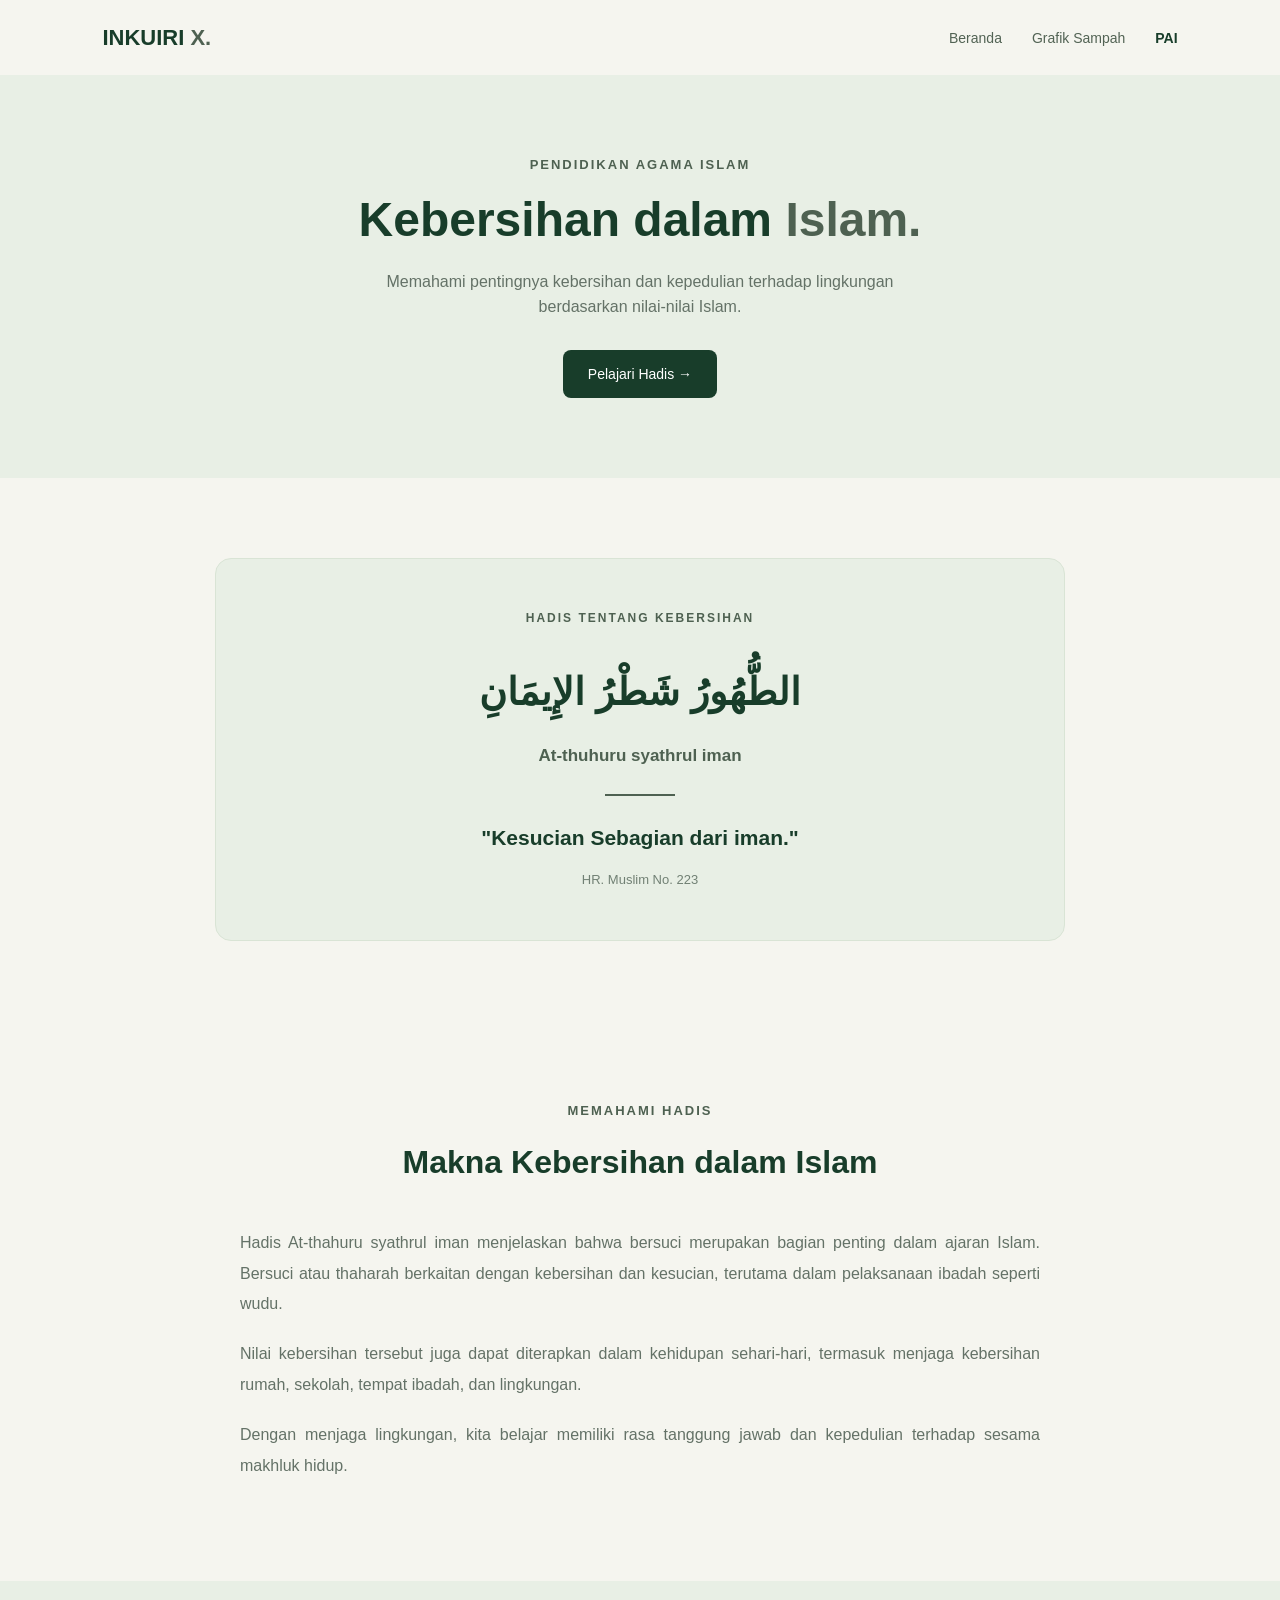
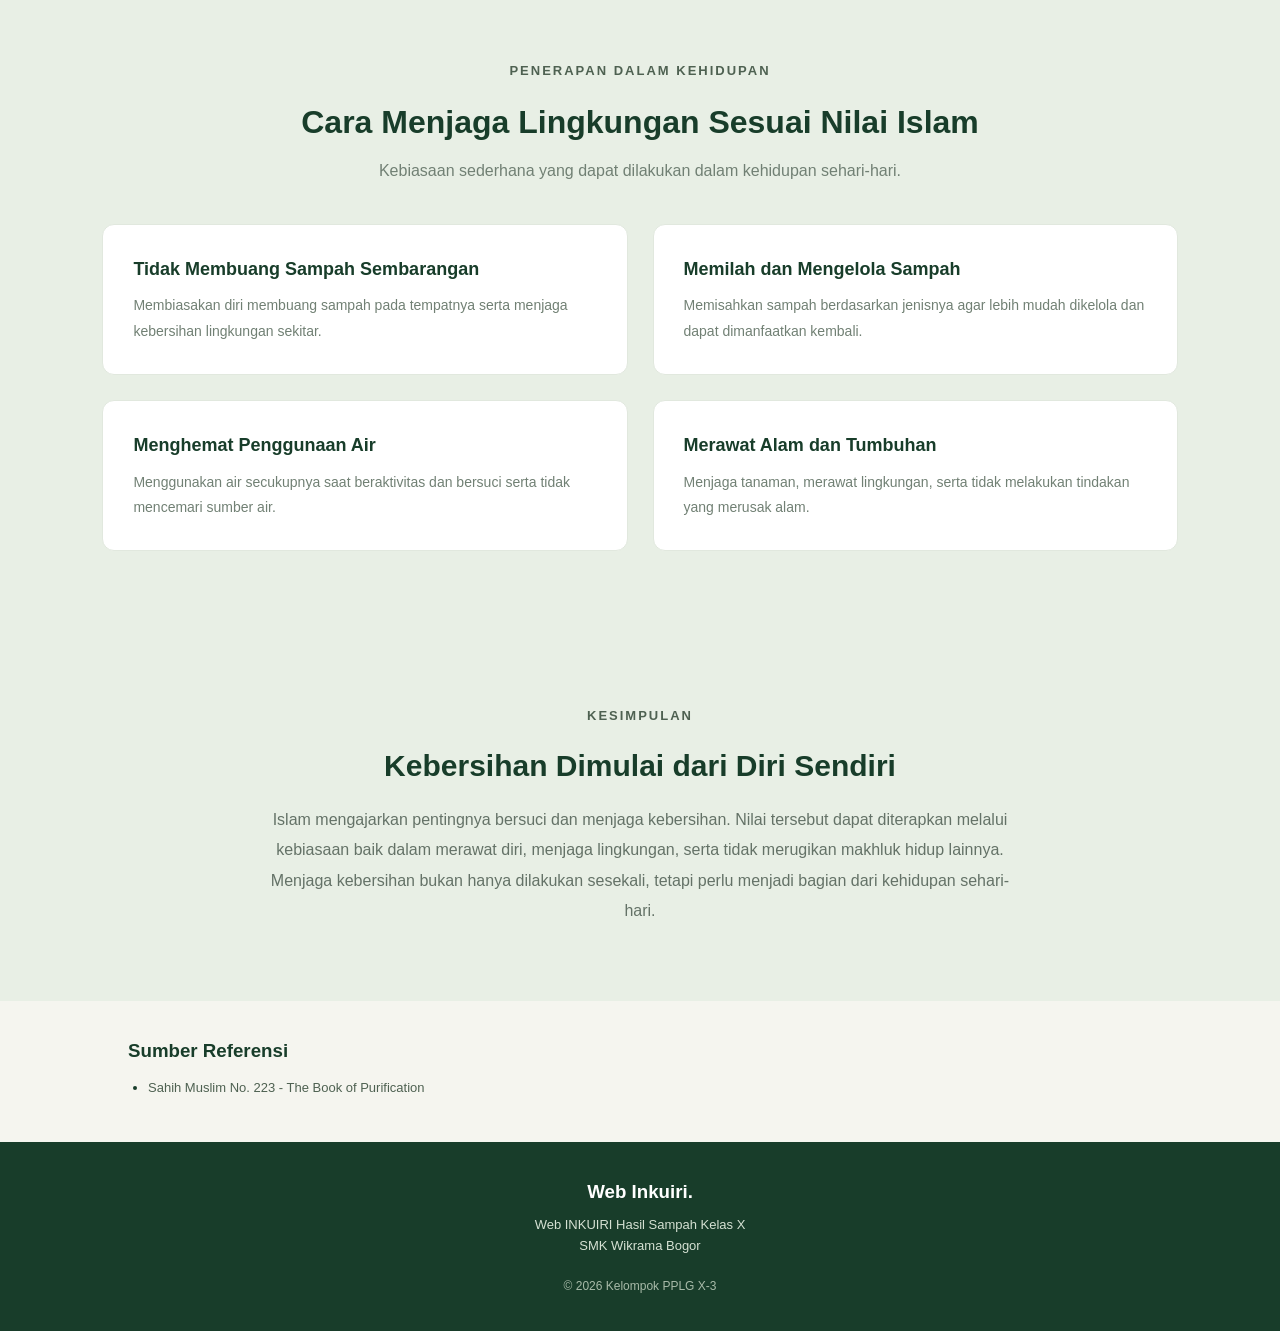
<file: buat_belajar/pai.html>
<!DOCTYPE html>
<html lang="id">

<head>
    <meta charset="UTF-8">
    <meta name="viewport" content="width=device-width, initial-scale=1.0">

    <title>PAI - Inkuiri X</title>

    <link rel="stylesheet" href="style.css">
</head>

<body>

    <nav class="navbar">

        <a href="index.html" class="logo">
            INKUIRI <span>X.</span>
        </a>

        <ul class="nav-menu">
            <li><a href="index.html">Beranda</a></li>
            <li><a href="grafik sampah.html">Grafik Sampah</a></li>
            <li><a href="pai.html" class="active">PAI</a></li>
        </ul>

    </nav>


    <main>

        <header class="pai-hero">

            <p class="subtitle">PENDIDIKAN AGAMA ISLAM</p>

            <h1>
                Kebersihan dalam
                <span>Islam.</span>
            </h1>

            <p>
                Memahami pentingnya kebersihan dan kepedulian
                terhadap lingkungan berdasarkan nilai-nilai Islam.
            </p>

            <a href="#hadis" class="btn-primary">
                Pelajari Hadis →
            </a>

        </header>


        <section class="hadith-section" id="hadis">

            <div class="hadith-card">

                <p class="hadith-label">
                    HADIS TENTANG KEBERSIHAN
                </p>

                <h2 class="hadith-arabic" dir="rtl">
                    الطُّهُورُ شَطْرُ الإِيمَانِ
                </h2>

                <p class="hadith-latin">
                    At-thuhuru syathrul iman
                </p>

                <div class="hadith-divider"></div>

                <h3>
                    "Kesucian Sebagian dari iman."
                </h3>

                <p class="hadith-source">
                    HR. Muslim No. 223
                </p>

            </div>

        </section>


        <section class="hadith-explanation">

            <div class="section-heading">

                <p class="subtitle">MEMAHAMI HADIS</p>

                <h2>Makna Kebersihan dalam Islam</h2>

            </div>

            <div class="explanation-content">

                <p>
                    Hadis At-thahuru syathrul iman menjelaskan
                    bahwa bersuci merupakan bagian penting
                    dalam ajaran Islam.

                    Bersuci atau thaharah berkaitan dengan
                    kebersihan dan kesucian, terutama dalam
                    pelaksanaan ibadah seperti wudu.
                </p>

                <p>
                    Nilai kebersihan tersebut juga dapat
                    diterapkan dalam kehidupan sehari-hari,
                    termasuk menjaga kebersihan rumah,
                    sekolah, tempat ibadah, dan lingkungan.
                </p>

                <p>
                    Dengan menjaga lingkungan, kita belajar
                    memiliki rasa tanggung jawab dan
                    kepedulian terhadap sesama makhluk hidup.
                </p>

            </div>

        </section>


        <section class="islam-environment">

            <div class="section-heading">

                <p class="subtitle">PENERAPAN DALAM KEHIDUPAN</p>

                <h2>Cara Menjaga Lingkungan Sesuai Nilai Islam</h2>

                <p>
                    Kebiasaan sederhana yang dapat dilakukan
                    dalam kehidupan sehari-hari.
                </p>

            </div>


            <div class="islam-action-container">

                <article class="islam-action-card">


                    <h3>Tidak Membuang Sampah Sembarangan</h3>

                    <p>
                        Membiasakan diri membuang sampah pada
                        tempatnya serta menjaga kebersihan
                        lingkungan sekitar.
                    </p>

                </article>


                <article class="islam-action-card">


                    <h3>Memilah dan Mengelola Sampah</h3>

                    <p>
                        Memisahkan sampah berdasarkan jenisnya
                        agar lebih mudah dikelola dan dapat
                        dimanfaatkan kembali.
                    </p>

                </article>


                <article class="islam-action-card">


                    <h3>Menghemat Penggunaan Air</h3>

                    <p>
                        Menggunakan air secukupnya saat
                        beraktivitas dan bersuci serta
                        tidak mencemari sumber air.
                    </p>

                </article>


                <article class="islam-action-card">
                    <h3>Merawat Alam dan Tumbuhan</h3>

                    <p>
                        Menjaga tanaman, merawat lingkungan,
                        serta tidak melakukan tindakan
                        yang merusak alam.
                    </p>

                </article>

            </div>

        </section>


        <section class="islam-conclusion">

            <p class="subtitle">KESIMPULAN</p>

            <h2>Kebersihan Dimulai dari Diri Sendiri</h2>

            <p>
                Islam mengajarkan pentingnya bersuci dan
                menjaga kebersihan. Nilai tersebut dapat
                diterapkan melalui kebiasaan baik dalam
                merawat diri, menjaga lingkungan, serta
                tidak merugikan makhluk hidup lainnya.

                Menjaga kebersihan bukan hanya dilakukan
                sesekali, tetapi perlu menjadi bagian
                dari kehidupan sehari-hari.
            </p>

        </section>


        <section class="pai-sources">

            <h3>Sumber Referensi</h3>

            <ul>
                <li>
                    <a href="https://sunnah.com/muslim:223"
                       target="_blank"
                       rel="noopener noreferrer">
                        Sahih Muslim No. 223 - The Book of Purification
                    </a>
                </li>
            </ul>

        </section>

    </main>


    <footer class="footer">

        <h3>Web Inkuiri.</h3>

        <p>Web INKUIRI Hasil Sampah Kelas X</p>

        <p>SMK Wikrama Bogor</p>

        <span>© 2026 Kelompok PPLG X-3</span>

    </footer>

</body>

</html>
</file>
<file: buat_belajar/style.css>
:root {
    /* WARNA UTAMA */
    --primary-color: #183D2A;
    --secondary-color: #4e6151;

    /* WARNA TEKS */
    --text-color: #526354;
    --text-muted: #647267;
    --text-secondary: #718074;
    --text-light: #899489;

    /* BACKGROUND */
    --bg-color: #F5F5EF;
    --bg-section: #E8EFE5;
    --bg-white: #FFFFFF;
    --bg-secondary: #fbffef;
    --bg-tertiary: #f0cb91;

    /* BORDER */
    --border-color: #E1E8DE;
    --border-light: #E8EDE6;
    --border-accent: #D9E4D5;

    /* FOOTER */
    --footer-text: #D5E1D3;
    --footer-muted: #A8BBA9;
}

* {
    margin: 0;
    padding: 0;
    box-sizing: border-box;
}

html {
    scroll-behavior: smooth;
}

body {
    font-family: Arial, Helvetica, sans-serif;
    background-color: var(--bg-color);
    color: var(--primary-color);
    line-height: 1.6;
}

/* NAVBAR */

.navbar {
    display: flex;
    justify-content: space-between;
    align-items: center;
    padding: 20px 8%;
    background-color: var(--bg-color);
}

.logo {
    color: var(--primary-color);
    text-decoration: none;
    font-size: 22px;
    font-weight: bold;
}

.logo span {
    color: var(--secondary-color);
}

.nav-menu {
    display: flex;
    gap: 30px;
    list-style: none;
}

.nav-menu a {
    color: var(--text-color);
    text-decoration: none;
    font-size: 14px;
    transition: 0.3s;
}

.nav-menu a:hover,
.nav-menu a.active {
    color: var(--primary-color);
    font-weight: bold;
}

/* KOMPONEN UMUM */

.subtitle {
    color: var(--secondary-color);
    font-size: 13px;
    font-weight: bold;
    letter-spacing: 2px;
    margin-bottom: 15px;
}

.btn-primary {
    display: inline-block;
    padding: 13px 25px;
    background-color: var(--primary-color);
    color: var(--bg-white);
    text-decoration: none;
    border-radius: 8px;
    font-size: 14px;
    transition: 0.3s;
}

.btn-primary:hover {
    background-color: var(--secondary-color);
}

.section-heading {
    text-align: center;
    margin-bottom: 40px;
}

.section-heading h2 {
    font-size: 32px;
    margin-bottom: 10px;
}

.section-heading > p:last-child {
    color: var(--text-secondary);
}

/* BERANDA */

.hero {
    display: flex;
    align-items: center;
    justify-content: space-between;
    gap: 50px;
    padding: 90px 8%;
    background-color: var(--bg-section);
}

.hero-content {
    max-width: 550px;
}

.hero h1 {
    font-size: 52px;
    line-height: 1.2;
    margin-bottom: 20px;
}

.hero h1 span {
    color: var(--secondary-color);
}

.hero-description {
    max-width: 480px;
    color: var(--text-muted);
    margin-bottom: 30px;
}

.hero-image {
    display: flex;
    align-items: center;
    justify-content: center;
    width: 380px;
    min-height: 300px;
    padding: 30px;
    background-color: var(--secondary-color);
    border-radius: 20px;
}

.image-decoration {
    color: var(--bg-white);
    text-align: center;
}

.image-decoration h2 {
    margin-bottom: 5px;
}

.image-decoration p {
    font-size: 14px;
}

/* ABOUT */

.about,
.team {
    padding: 80px 8%;
}

.about-description {
    max-width: 750px;
    margin: auto;
    color: var(--text-muted);
    text-align: center;
    line-height: 1.8;
}

.about-project {
    padding: 80px 15%;
    background-color: var(--bg-section);
}

.project-content {
    max-width: 750px;
    margin: auto;
    color: var(--text-muted);
    text-align: center;
    line-height: 1.8;
}

/* PROFIL TIM */

.team-card img.profil {
    width: 150px;
    height: 150px;
    aspect-ratio: 1 / 1;
    border-radius: 50%;
    object-fit: cover;
    margin: auto;
}

.team-container {
    display: grid;
    grid-template-columns: repeat(3, 1fr);
    gap: 25px;
}

.team-card {
    overflow: hidden;
    background-color: var(--bg-white);
    border: 1px solid var(--border-color);
    border-radius: 12px;
    transition: 0.3s;
}

.team-card:hover {
    transform: translateY(-5px);
}

.team-card img {
    display: block;
    width: 100%;
    height: 250px;
    object-fit: cover;
}

.team-info {
    padding: 20px;
    text-align: center;
}

.team-info h3 {
    font-size: 17px;
    margin-bottom: 5px;
}

.team-info p {
    color: var(--secondary-color);
    font-size: 14px;
    font-weight: bold;
}

.team-info span {
    color: var(--text-light);
    font-size: 12px;
}

/* GRAFIK SAMPAH */

.waste-header {
    padding: 70px 8%;
    text-align: center;
    background-color: var(--bg-section);
}

.waste-header h1 {
    font-size: 42px;
    margin-bottom: 15px;
}

.waste-header > p:not(.subtitle) {
    max-width: 650px;
    margin: auto;
    color: var(--text-muted);
}

.waste-stats {
    display: flex;
    justify-content: center;
    gap: 70px;
    margin-top: 40px;
}

.stat-item h2 {
    color: var(--primary-color);
    font-size: 30px;
}

.stat-item p {
    color: var(--text-secondary);
    font-size: 13px;
}

.waste-section-heading {
    margin-bottom: 40px;
    text-align: center;
}

.waste-section-heading h2 {
    font-size: 30px;
    margin-bottom: 10px;
}

.waste-section-heading > p:last-child {
    color: var(--text-secondary);
    font-size: 14px;
}

.ranking-section,
.daily-section {
    padding: 80px 8%;
}

/* RANKING */

.ranking-container {
    display: grid;
    grid-template-columns: repeat(3, 1fr);
    gap: 25px;
}

.ranking-card {
    padding: 30px 20px;
    text-align: center;
    background-color: var(--bg-white);
    border: 1px solid var(--border-color);
    border-radius: 15px;
    transition: 0.3s;
}

.ranking-card:hover {
    transform: translateY(-5px);
}

.rank-first {
    background-color: var(--bg-section);
    border-color: var(--secondary-color);
}

.rank-second {
    background-color: var(--bg-secondary);
}

.rank-third {
    background-color: var(--bg-tertiary);
}

.rank-number {
    display: flex;
    justify-content: center;
    align-items: center;
    width: 50px;
    height: 50px;
    margin: 0 auto 15px;
    border-radius: 50%;
    background-color: var(--primary-color);
    color: var(--bg-white);
    font-size: 23px;
    font-weight: bold;
}

.rank-label {
    color: var(--secondary-color);
    font-size: 11px;
    font-weight: bold;
    letter-spacing: 1px;
    margin-bottom: 12px;
}

.ranking-card h3 {
    font-size: 19px;
    margin-bottom: 15px;
}

.ranking-card h2 {
    color: var(--primary-color);
    font-size: 32px;
}

.ranking-card h2 span {
    font-size: 14px;
}

.rank-detail {
    color: var(--text-secondary);
    font-size: 13px;
    margin-top: 5px;
}

.ranking-note,
.table-note {
    margin-top: 20px;
    color: var(--text-light);
    font-size: 12px;
    text-align: center;
}

/* TABEL MINGGUAN */

.weekly-section {
    padding: 80px 8%;
    background-color: var(--bg-section);
}

.table-container {
    width: 100%;
    overflow-x: auto;
    background-color: var(--bg-white);
    border: 1px solid var(--border-color);
    border-radius: 12px;
}

.weekly-table,
.daily-table {
    width: 100%;
    border-collapse: collapse;
}

.weekly-table {
    min-width: 600px;
}

.daily-table {
    min-width: 1250px;
}

.weekly-table th,
.weekly-table td,
.daily-table th,
.daily-table td {
    padding: 15px 18px;
    border-bottom: 1px solid var(--border-light);
    text-align: center;
    font-size: 13px;
    white-space: nowrap;
}

.weekly-table thead,
.daily-table thead {
    background-color: var(--primary-color);
    color: var(--bg-white);
}

.weekly-table tbody tr:nth-child(even),
.daily-table tbody tr:nth-child(even) {
    background-color: var(--bg-color);
}

.weekly-table tbody tr:hover,
.daily-table tbody tr:hover {
    background-color: var(--bg-section);
}

.weekly-table td,
.daily-table td {
    color: var(--text-color);
}

.weekly-table td:first-child,
.daily-table td:nth-child(11) {
    color: var(--primary-color);
    font-weight: bold;
}

/* PAI */

.pai-hero {
    padding: 80px 10%;
    text-align: center;
    background-color: var(--bg-section);
}

.pai-hero h1 {
    font-size: 48px;
    line-height: 1.2;
    margin-bottom: 20px;
}

.pai-hero h1 span {
    color: var(--secondary-color);
}

.pai-hero > p:not(.subtitle) {
    max-width: 600px;
    margin: 0 auto 30px;
    color: var(--text-muted);
}

.hadith-section {
    padding: 80px 10%;
}

.hadith-card {
    max-width: 850px;
    margin: auto;
    padding: 50px 30px;
    text-align: center;
    background-color: var(--bg-section);
    border: 1px solid var(--border-accent);
    border-radius: 16px;
}

.hadith-label {
    color: var(--secondary-color);
    font-size: 12px;
    font-weight: bold;
    letter-spacing: 2px;
    margin-bottom: 30px;
}

.hadith-arabic {
    color: var(--primary-color);
    font-size: 38px;
    line-height: 1.8;
    margin-bottom: 15px;
}

.hadith-latin {
    color: var(--secondary-color);
    font-size: 17px;
    font-weight: bold;
}

.hadith-divider {
    width: 70px;
    height: 2px;
    margin: 25px auto;
    background-color: var(--secondary-color);
}

.hadith-card h3 {
    color: var(--primary-color);
    font-size: 21px;
}

.hadith-source {
    color: var(--text-secondary);
    font-size: 13px;
    margin-top: 15px;
}

.hadith-explanation {
    padding: 80px 15%;
}

.explanation-content {
    max-width: 800px;
    margin: auto;
}

.explanation-content p {
    color: var(--text-muted);
    line-height: 1.9;
    margin-bottom: 20px;
    text-align: justify;
}

/* ISLAM DAN LINGKUNGAN */

.islam-environment {
    padding: 80px 8%;
    background-color: var(--bg-section);
}

.islam-action-container {
    display: grid;
    grid-template-columns: repeat(2, 1fr);
    gap: 25px;
}

.islam-action-card {
    padding: 30px;
    background-color: var(--bg-white);
    border: 1px solid var(--border-color);
    border-radius: 12px;
    transition: 0.3s;
}

.islam-action-card:hover {
    transform: translateY(-5px);
}

.islam-action-card h3 {
    font-size: 18px;
    margin-bottom: 10px;
}

.islam-action-card p {
    color: var(--text-secondary);
    font-size: 14px;
    line-height: 1.8;
}

.islam-conclusion {
    padding: 75px 15%;
    text-align: center;
    background-color: var(--bg-section);
}

.islam-conclusion h2 {
    font-size: 30px;
    margin-bottom: 15px;
}

.islam-conclusion > p:last-child {
    max-width: 750px;
    margin: auto;
    color: var(--text-muted);
    line-height: 1.9;
}

/* SUMBER PAI */

.pai-sources {
    padding: 35px 10%;
    background-color: var(--bg-color);
}

.pai-sources h3 {
    margin-bottom: 12px;
}

.pai-sources ul {
    padding-left: 20px;
}

.pai-sources li {
    margin-bottom: 8px;
    font-size: 13px;
}

.pai-sources a {
    color: var(--secondary-color);
    text-decoration: none;
}

.pai-sources a:hover {
    text-decoration: underline;
}

/* FOOTER */

.footer {
    padding: 35px 20px;
    text-align: center;
    background-color: var(--primary-color);
    color: var(--bg-white);
}

.footer h3 {
    margin-bottom: 8px;
}

.footer p {
    color: var(--footer-text);
    font-size: 13px;
}

.footer span {
    display: block;
    margin-top: 20px;
    color: var(--footer-muted);
    font-size: 12px;
}
</file>
